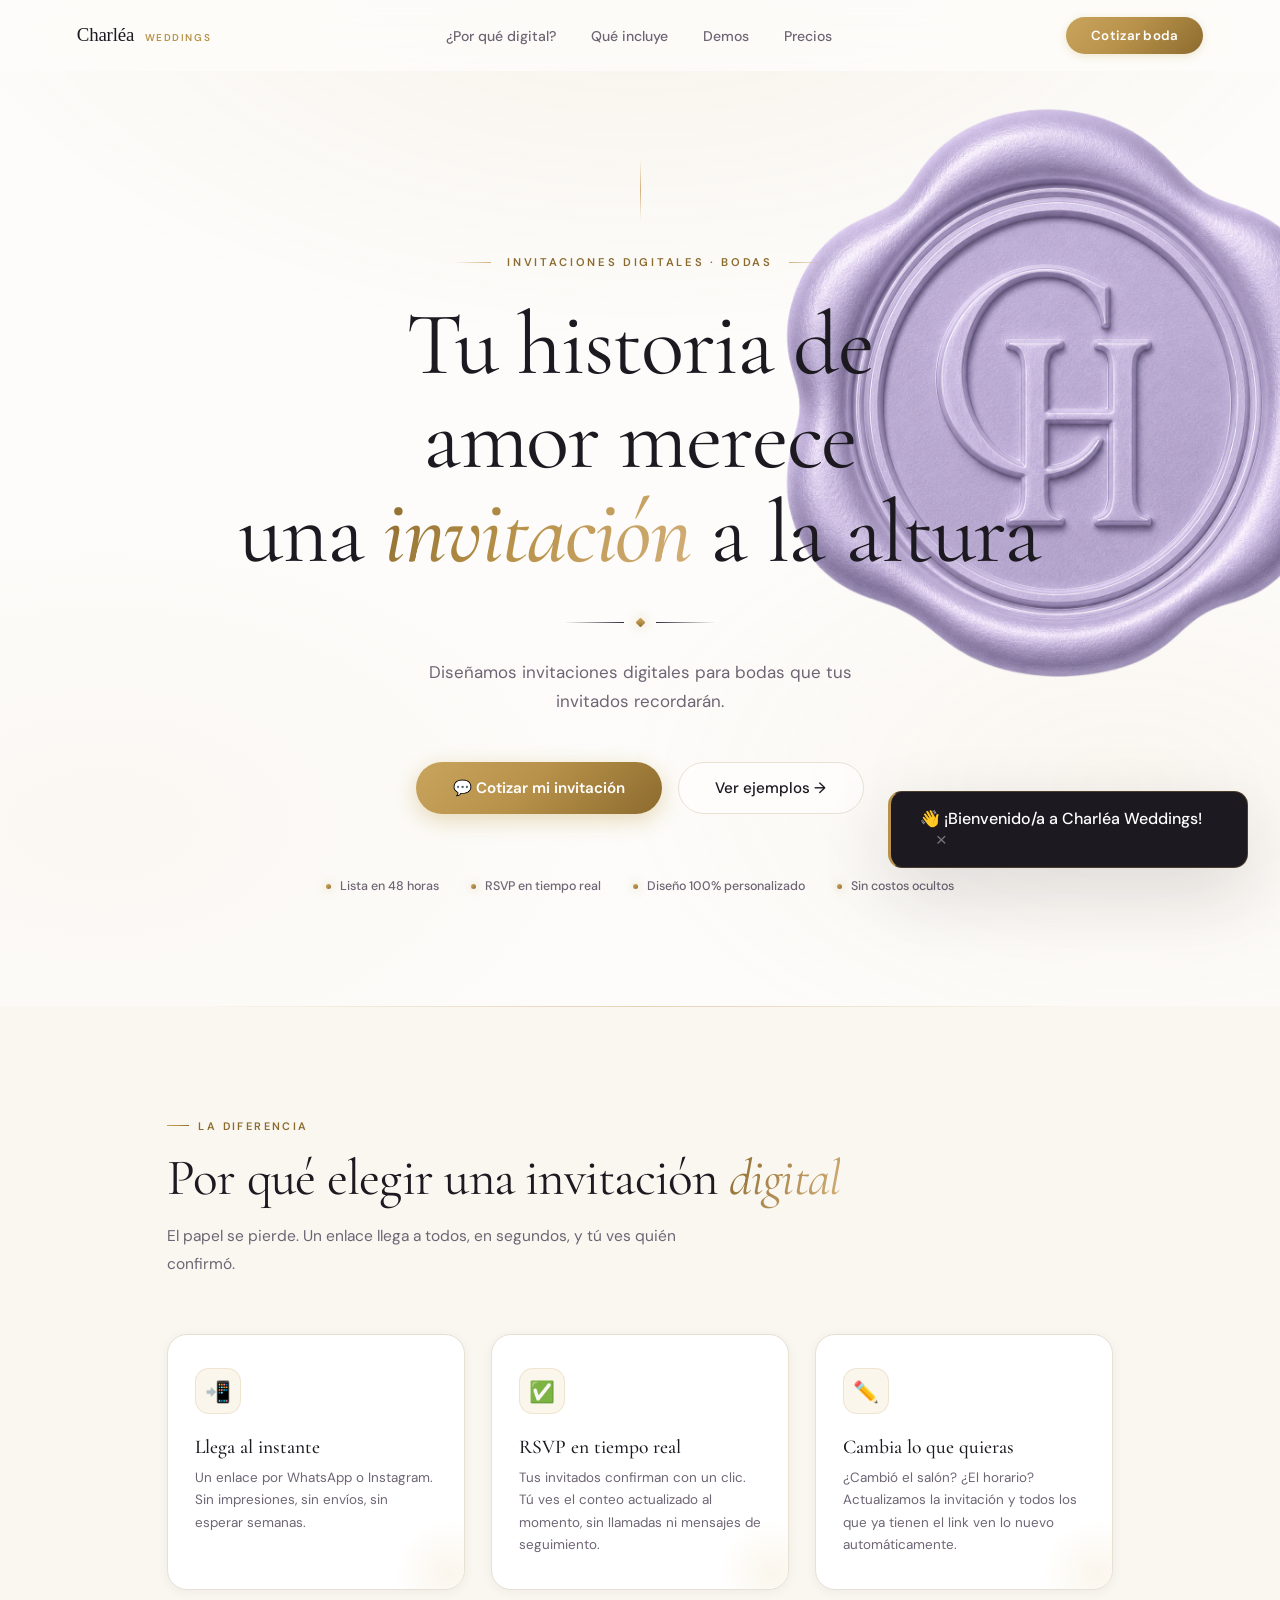
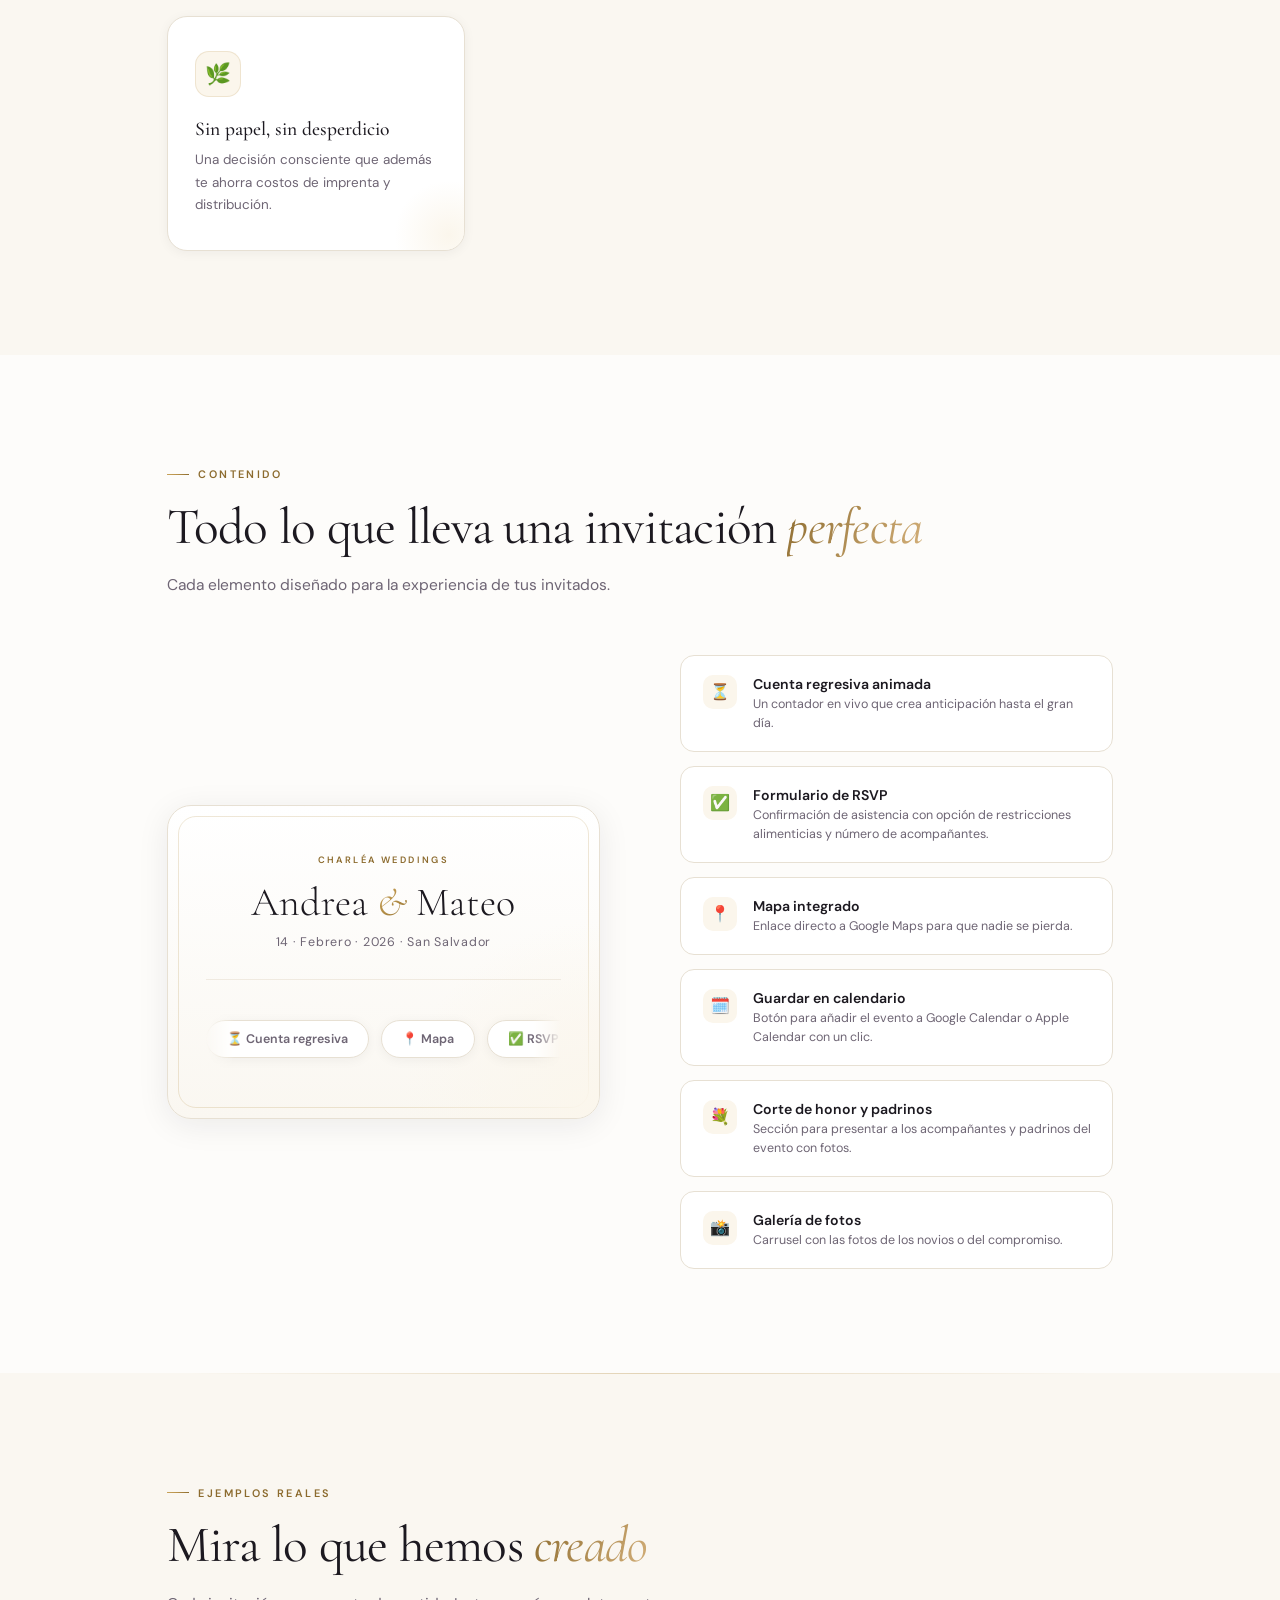
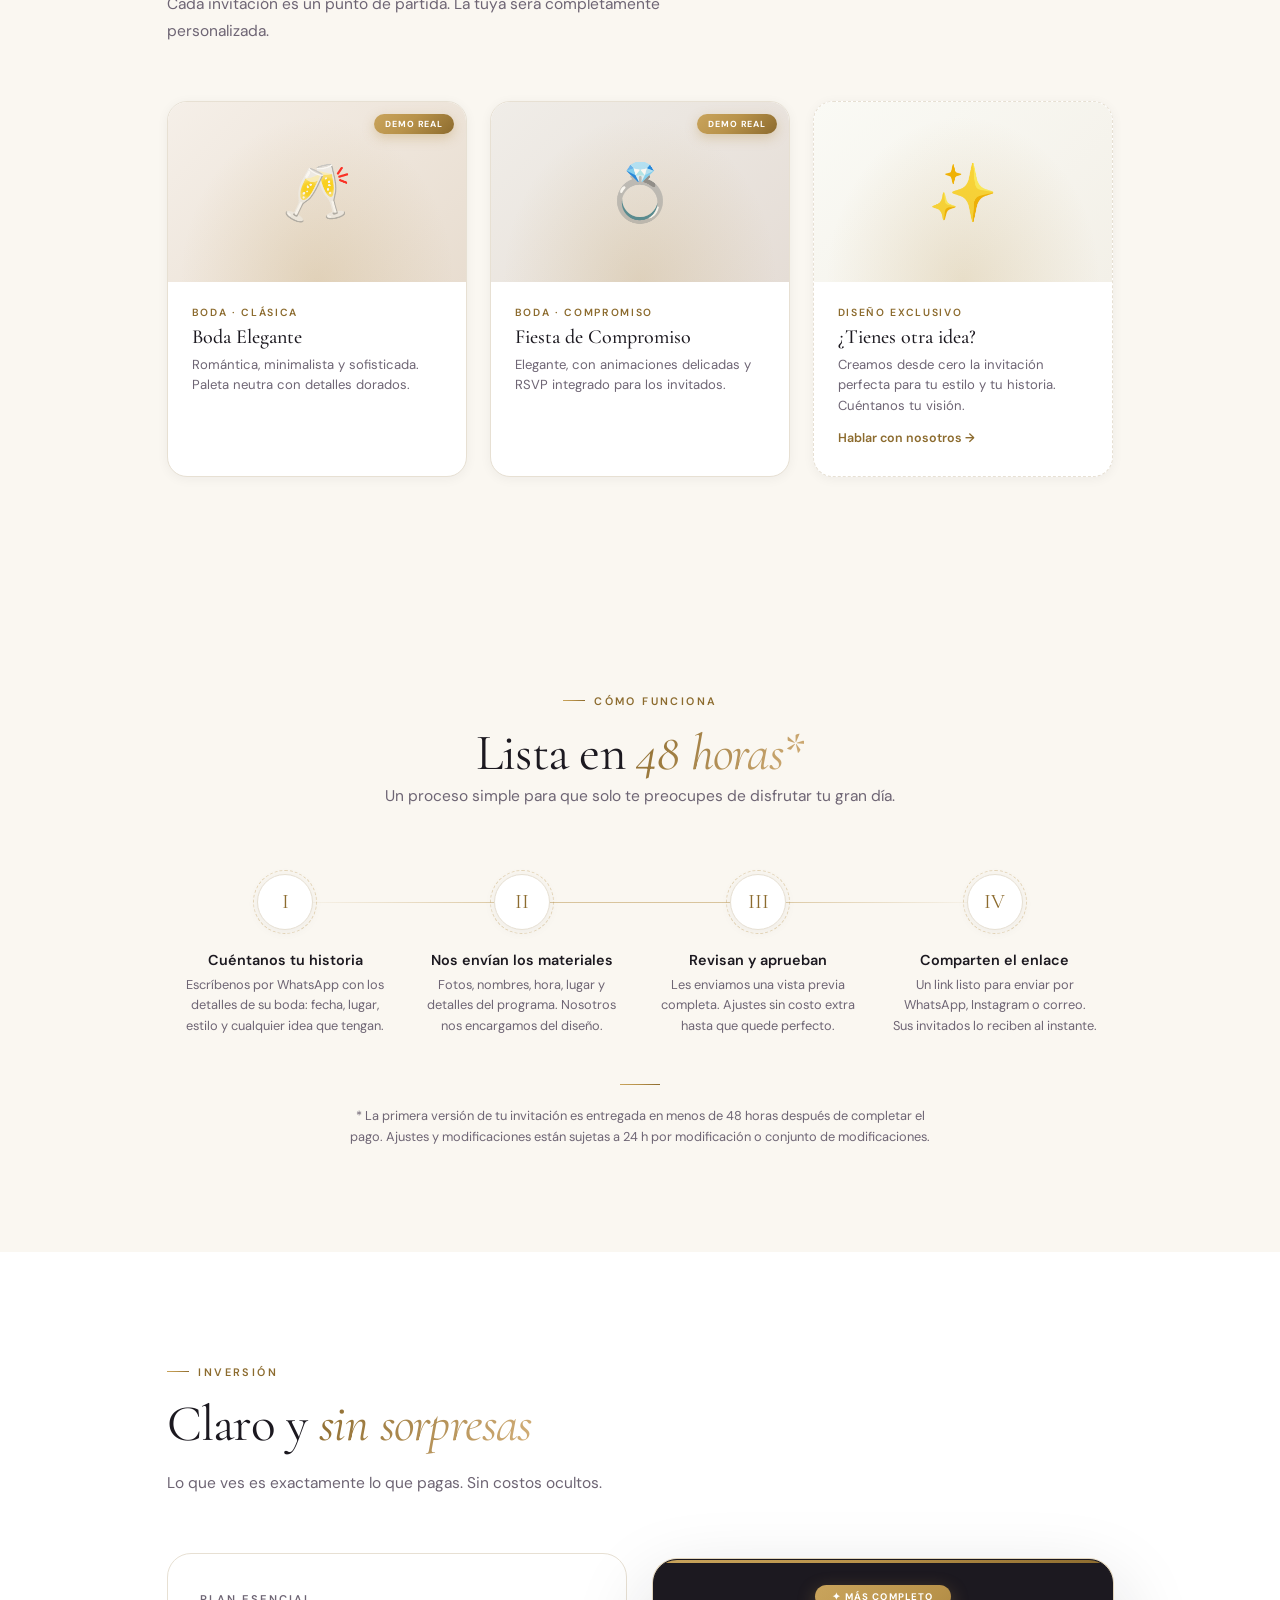
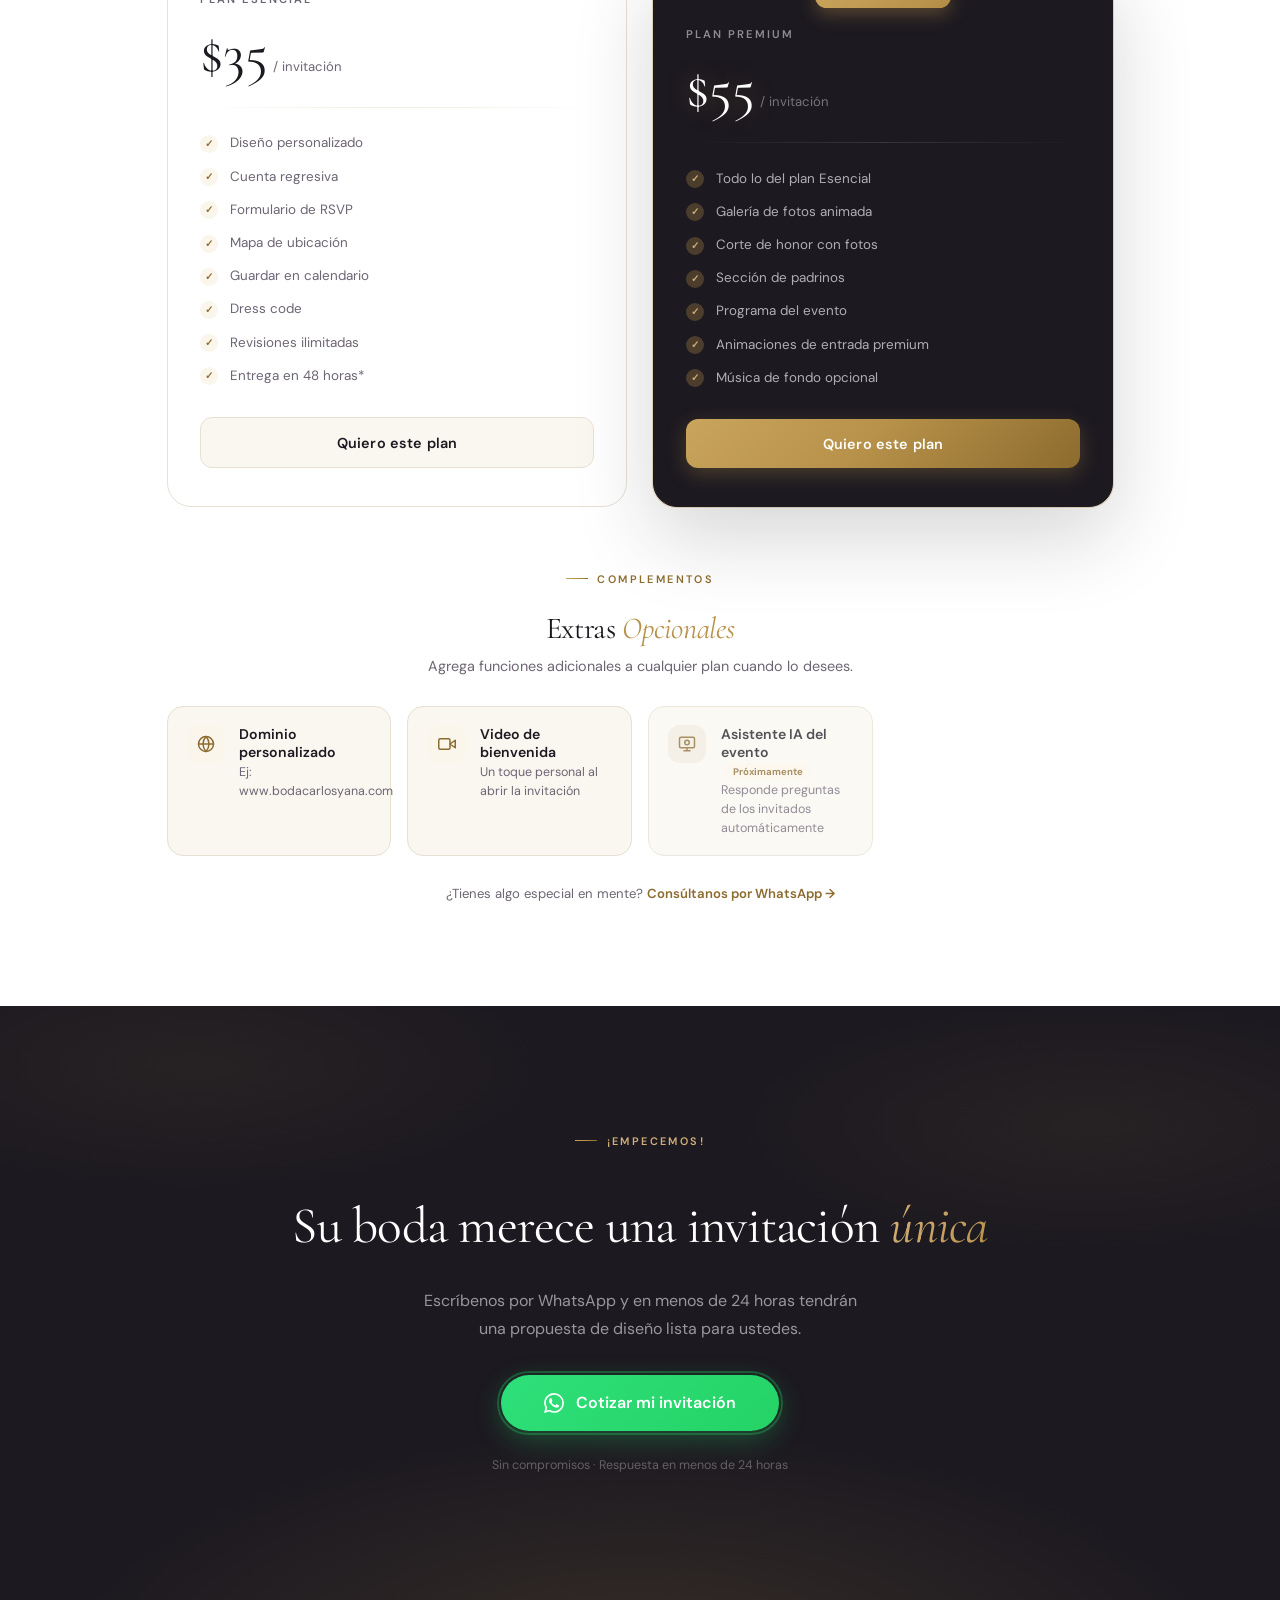
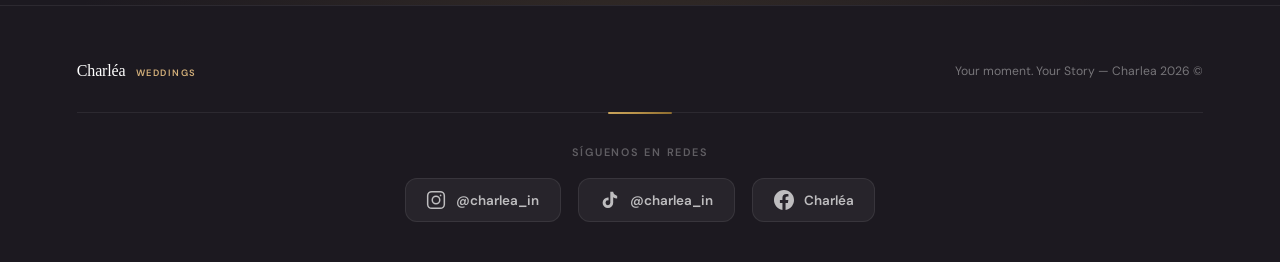
<file: Charleaweedings/index.html>
<!DOCTYPE html>
<html lang="es">
<head>
  <meta charset="UTF-8" />
  <meta name="viewport" content="width=device-width, initial-scale=1.0" />
  <title>Charléa Weddings — Invitaciones Digitales para Bodas</title>
  <meta name="description" content="Invitaciones digitales de boda elegantes y personalizadas. RSVP en tiempo real, countdown, mapa y más. Lista en 48 horas." />

  <link rel="icon" type="image/png" href="../logo-charlea.png">
  <link rel="apple-touch-icon" href="../logo-charlea.png">

  <link rel="preconnect" href="https://fonts.googleapis.com">
  <link rel="preconnect" href="https://fonts.gstatic.com" crossorigin>
  <link href="https://fonts.cdnfonts.com/css/amsterdam-2" rel="stylesheet">
  <link href="https://fonts.googleapis.com/css2?family=Cormorant+Garamond:ital,wght@0,300;0,400;0,500;0,600;1,300;1,400;1,500;1,600&family=DM+Sans:wght@300;400;500;600&display=swap" rel="stylesheet" />

  <style>
    *, *::before, *::after { box-sizing: border-box; margin: 0; padding: 0; }

    :root {
      --bg:        #FDFCFA;
      --bg-soft:   #FAF7F1;
      --bg-warm:   #F1EBE0;
      --border:    #E7E0D3;
      --border-lt: #F0EAE0;
      --champ:     #B8924A;
      --champ-lt:  #FBF6EC;
      --champ-md:  #D4B07A;
      --champ-dk:  #8C6B2E;
      --ink:       #1C1920;
      --ink2:      #6E6574;
      --ink-soft:  #332E3D;
      --white:     #FFFFFF;
      --radius:    16px;
      --shadow-sm: 0 2px 12px rgba(28,25,32,0.05);
      --shadow:    0 6px 32px rgba(28,25,32,0.08);
      --shadow-lg: 0 24px 72px rgba(28,25,32,0.14);
      --gold-grad: linear-gradient(135deg, #C9A45C 0%, var(--champ) 45%, var(--champ-dk) 100%);
      --tr:        all 0.28s cubic-bezier(0.4,0,0.2,1);
    }

    html { scroll-behavior: smooth; }
    section[id], div[id] { scroll-margin-top: 88px; }
    body {
      font-family: 'DM Sans', sans-serif;
      background: var(--bg);
      color: var(--ink);
      overflow-x: hidden;
    }

    ::-webkit-scrollbar { width: 6px; }
    ::-webkit-scrollbar-track { background: var(--bg-soft); }
    ::-webkit-scrollbar-thumb { background: var(--champ-md); border-radius: 999px; }
    ::selection { background: var(--champ); color: var(--white); }

    /* ── NAV ── */
    nav {
      position: fixed; top: 0; left: 0; right: 0; z-index: 1000;
      display: flex; align-items: center; justify-content: space-between;
      padding: 1.05rem 6%;
      background: rgba(253,252,250,0.9);
      backdrop-filter: blur(22px) saturate(170%);
      -webkit-backdrop-filter: blur(22px) saturate(170%);
      border-bottom: 1px solid transparent;
      transition: var(--tr);
    }
    nav.scrolled {
      border-bottom-color: var(--border);
      box-shadow: 0 8px 32px rgba(28,25,32,0.05);
    }

    .nav-logo {
      font-family: 'Amsterdam', cursive;
      font-size: 1.18rem; font-weight: 400;
      color: var(--ink); text-decoration: none; letter-spacing: -.01em;
      display: flex; align-items: baseline; gap: .2rem;
      transition: var(--tr);
    }
    .nav-logo:hover { color: var(--champ); }
    .nav-logo-sub {
      font-family: 'DM Sans', sans-serif;
      font-size: .62rem; font-weight: 600; letter-spacing: .16em;
      text-transform: uppercase; color: var(--champ);
      margin-left: .45rem; vertical-align: middle;
      position: relative; top: -.05em;
    }

    .nav-links { display: flex; gap: 2.2rem; list-style: none; align-items: center; }
    .nav-links a {
      color: var(--ink2); text-decoration: none; font-size: .88rem;
      font-weight: 500; transition: var(--tr); position: relative;
    }
    .nav-links a::after {
      content: ''; position: absolute; bottom: -4px; left: 0;
      width: 0; height: 1.5px; background: var(--gold-grad); transition: var(--tr);
    }
    .nav-links a:hover { color: var(--champ-dk); }
    .nav-links a:hover::after { width: 100%; }

    .nav-cta {
      background: var(--gold-grad); color: var(--white);
      font-weight: 600; font-size: .83rem;
      padding: .62rem 1.55rem; border-radius: 999px;
      text-decoration: none; letter-spacing: .02em;
      border: none; cursor: pointer;
      box-shadow: 0 2px 10px rgba(184,146,42,.22);
      transition: var(--tr);
    }
    .nav-cta:hover {
      background: linear-gradient(135deg, var(--champ) 0%, var(--champ-dk) 100%);
      transform: translateY(-2px);
      box-shadow: 0 8px 24px rgba(184,146,42,.4);
    }

    /* ── HAMBURGER ── */
    .hamburger {
      display: none; flex-direction: column; gap: 5px;
      background: none; border: none; cursor: pointer; padding: 4px; z-index: 1001;
    }
    .hamburger span {
      display: block; width: 24px; height: 2px;
      background: var(--ink); border-radius: 999px; transition: var(--tr);
      transform-origin: center;
    }
    .hamburger.active span:nth-child(1) { transform: rotate(45deg) translate(5px,5px); }
    .hamburger.active span:nth-child(2) { opacity: 0; transform: scaleX(0); }
    .hamburger.active span:nth-child(3) { transform: rotate(-45deg) translate(5px,-5px); }

    .mobile-menu {
      display: none; position: fixed; top: 0; right: -100%;
      width: 78%; max-width: 300px; height: 100vh;
      background: var(--white); padding: 5.5rem 2rem 2rem;
      box-shadow: -12px 0 48px rgba(28,25,32,0.12);
      transition: right 0.4s cubic-bezier(0.4,0,0.2,1);
      z-index: 999; overflow-y: auto;
    }
    .mobile-menu::before {
      content: ''; position: absolute; top: 0; left: 0; right: 0; height: 3px;
      background: var(--gold-grad);
    }
    .mobile-menu.open { right: 0; }
    .mobile-menu a {
      display: block; padding: 1rem 0; color: var(--ink);
      text-decoration: none; font-weight: 500; font-size: 1.05rem;
      border-bottom: 1px solid var(--border-lt); transition: var(--tr);
    }
    .mobile-menu a:hover { color: var(--champ-dk); padding-left: 8px; }
    .mobile-menu .nav-cta { display: inline-block; margin-top: 1.5rem; }

    .overlay {
      display: none; position: fixed; inset: 0;
      background: rgba(28,25,32,0.38);
      backdrop-filter: blur(4px); -webkit-backdrop-filter: blur(4px);
      z-index: 998; opacity: 0; transition: opacity 0.3s;
    }
    .overlay.show { display: block; opacity: 1; }

    /* ── HERO ── */
    #hero {
      min-height: 100vh;
      display: flex; flex-direction: column; align-items: center; justify-content: center;
      text-align: center;
      padding: 10rem 6% 7rem;
      position: relative; overflow: hidden;
      isolation: isolate;
      background:
        radial-gradient(ellipse 90% 65% at 50% -8%, rgba(184,146,74,.09), transparent 65%),
        radial-gradient(ellipse 60% 45% at 88% 78%, rgba(212,176,122,.07), transparent 70%),
        radial-gradient(ellipse 60% 45% at 8% 82%, rgba(212,176,122,.06), transparent 70%);
    }

    /* Sello de cera — marca de agua, detrás de las letras */
    .hero-seal {
      position: absolute;
      top: 10%;
      right: -5%;
      width: 45vw;
      max-width: 650px;
      height: auto;
      z-index: 1;
      pointer-events: none;
      user-select: none;
      opacity: 0.4;
    }

    /* El texto del hero siempre por encima del sello */
    .hero-ornament, .hero-eyebrow, #hero h1, .hero-divider, .hero-sub, .hero-btns, .hero-trust {
      position: relative;
      z-index: 2;
    }

    /* Pétalos flotantes decorativos */
    .hero-petals { position: absolute; inset: 0; pointer-events: none; overflow: hidden; }
    .petal {
      position: absolute; top: -6%;
      width: 9px; height: 16px;
      border-radius: 60% 40% 60% 40% / 80% 60% 70% 50%;
      background: linear-gradient(160deg, rgba(212,176,122,.85), rgba(184,146,74,.3));
      opacity: 0;
      animation: petalFall 20s linear infinite;
    }
    @keyframes petalFall {
      0%   { transform: translate3d(0,-6vh,0) rotate(0deg); opacity: 0; }
      6%   { opacity: .75; }
      55%  { transform: translate3d(34px,52vh,0) rotate(170deg); opacity: .65; }
      100% { transform: translate3d(-46px,112vh,0) rotate(340deg); opacity: .15; }
    }
    .petal:nth-child(1) { left: 6%;  animation-delay: 0s;   animation-duration: 21s; }
    .petal:nth-child(2) { left: 18%; animation-delay: 5s;   animation-duration: 26s; width: 7px; height: 12px; }
    .petal:nth-child(3) { left: 31%; animation-delay: 9s;   animation-duration: 19s; }
    .petal:nth-child(4) { left: 46%; animation-delay: 2s;   animation-duration: 24s; width: 8px; height: 14px; }
    .petal:nth-child(5) { left: 60%; animation-delay: 12s;  animation-duration: 22s; }
    .petal:nth-child(6) { left: 74%; animation-delay: 4s;   animation-duration: 27s; width: 7px; height: 12px; }
    .petal:nth-child(7) { left: 86%; animation-delay: 8s;   animation-duration: 20s; }
    .petal:nth-child(8) { left: 94%; animation-delay: 14s;  animation-duration: 25s; width: 8px; height: 14px; }

    .hero-ornament {
      width: 1px; height: 60px;
      background: linear-gradient(to bottom, transparent, var(--champ-md), transparent);
      margin: 0 auto 2.2rem;
      opacity: .7;
    }

    .hero-eyebrow {
      font-size: .7rem; font-weight: 600; letter-spacing: .24em;
      color: var(--champ-dk); text-transform: uppercase; margin-bottom: 1.8rem;
      display: flex; align-items: center; justify-content: center; gap: 1rem;
    }
    .hero-eyebrow::before, .hero-eyebrow::after {
      content: ''; display: block; width: 36px; height: 1px;
      background: linear-gradient(90deg, transparent, var(--champ-md));
    }
    .hero-eyebrow::after { background: linear-gradient(90deg, var(--champ-md), transparent); }

    h1 {
      font-family: 'Cormorant Garamond', serif;
      font-size: clamp(3rem, 7vw, 6rem);
      font-weight: 400; line-height: 1.05; letter-spacing: -.015em;
      color: var(--ink); max-width: 840px; margin: 0 auto .4rem;
      text-wrap: balance;
    }
    h1 em {
      font-style: italic; font-weight: 500;
      background: linear-gradient(120deg, var(--champ-dk), var(--champ) 45%, var(--champ-md));
      -webkit-background-clip: text; background-clip: text;
      -webkit-text-fill-color: transparent; color: transparent;
    }

    .hero-divider {
      display: flex; align-items: center; gap: .8rem;
      margin: 2rem auto; width: fit-content;
    }
    .hero-divider-line { width: 60px; height: 1px; background: linear-gradient(90deg, transparent, var(--ink-soft)); }
    .hero-divider-line:last-child { background: linear-gradient(90deg, var(--ink-soft), transparent); }
    .hero-divider-diamond {
      width: 7px; height: 7px;
      background: var(--gold-grad); transform: rotate(45deg);
      border-radius: 1px; box-shadow: 0 0 12px rgba(184,146,74,.45);
    }

    .hero-sub {
      color: var(--ink2); font-size: 1.06rem; line-height: 1.75;
      max-width: 500px; margin: 0 auto 2.8rem;
    }

    .hero-btns { display: flex; gap: 1rem; flex-wrap: wrap; justify-content: center; }

    .btn-primary {
      background: var(--gold-grad); color: var(--white);
      font-weight: 600; padding: .95rem 2.3rem; border-radius: 999px;
      text-decoration: none; font-size: .95rem;
      transition: var(--tr); cursor: pointer;
      box-shadow: 0 6px 22px rgba(184,146,42,.32);
      border: none; display: inline-flex; align-items: center; gap: .5rem;
      position: relative; overflow: hidden;
    }
    .btn-primary::after {
      content: ''; position: absolute; top: 0; left: -80%;
      width: 45%; height: 100%;
      background: linear-gradient(105deg, transparent, rgba(255,255,255,.4), transparent);
      transform: skewX(-20deg);
      transition: left 0.65s ease;
    }
    .btn-primary:hover { transform: translateY(-3px); box-shadow: 0 12px 34px rgba(184,146,42,.45); }
    .btn-primary:hover::after { left: 140%; }
    .btn-primary:active { transform: translateY(-1px) scale(.98); }

    .btn-ghost {
      border: 1.5px solid var(--border); color: var(--ink);
      padding: .95rem 2.3rem; border-radius: 999px;
      text-decoration: none; font-size: .95rem; font-weight: 500;
      background: rgba(255,255,255,.5); transition: var(--tr); cursor: pointer;
      display: inline-flex; align-items: center; gap: .5rem;
      backdrop-filter: blur(4px);
    }
    .btn-ghost:hover {
      border-color: var(--champ); color: var(--champ-dk);
      background: var(--champ-lt); transform: translateY(-3px);
      box-shadow: 0 8px 24px rgba(184,146,74,.12);
    }

    .hero-trust {
      margin-top: 4rem;
      display: flex; align-items: center; justify-content: center; gap: 2rem;
      flex-wrap: wrap;
    }
    .trust-item {
      display: flex; align-items: center; gap: .55rem;
      font-size: .78rem; color: var(--ink2); font-weight: 500;
    }
    .trust-dot {
      width: 5px; height: 5px; border-radius: 50%;
      background: var(--gold-grad); flex-shrink: 0;
      box-shadow: 0 0 8px rgba(184,146,74,.5);
    }

    /* Entrada del hero */
    #hero .hero-ornament { animation: fadeUp .8s .1s both; }
    #hero .hero-eyebrow  { animation: fadeUp .8s .2s both; }
    #hero h1             { animation: fadeUp .9s .32s both; }
    #hero .hero-seal     { animation: fadeUp .9s .32s both; }
    #hero .hero-divider  { animation: fadeUp .8s .48s both; }
    #hero .hero-sub      { animation: fadeUp .8s .6s both; }
    #hero .hero-btns     { animation: fadeUp .8s .74s both; }
    #hero .hero-trust    { animation: fadeUp .8s .9s both; }
    @keyframes fadeUp {
      from { opacity: 0; transform: translateY(26px); }
      to   { opacity: 1; transform: translateY(0); }
    }

    /* ── SECTION COMMONS ── */
    .section-wrap { max-width: 1100px; margin: 0 auto; padding: 6.5rem 6%; }
    .section-head { margin-bottom: 3.5rem; }
    .section-eyebrow {
      display: inline-flex; align-items: center; gap: .6rem;
      font-size: .68rem; font-weight: 600; letter-spacing: .22em;
      color: var(--champ-dk); text-transform: uppercase; margin-bottom: 1.1rem;
    }
    .section-eyebrow::before {
      content: ''; display: block; width: 22px; height: 1px; background: var(--gold-grad);
    }
    h2 {
      font-family: 'Cormorant Garamond', serif;
      font-size: clamp(2.1rem, 4vw, 3.3rem);
      font-weight: 400; line-height: 1.12; letter-spacing: -.015em;
      color: var(--ink); text-wrap: balance;
    }
    h2 em {
      font-style: italic;
      background: linear-gradient(120deg, var(--champ-dk), var(--champ-md));
      -webkit-background-clip: text; background-clip: text;
      -webkit-text-fill-color: transparent; color: transparent;
    }
    .section-sub {
      color: var(--ink2); font-size: .97rem; line-height: 1.75;
      margin-top: 1rem; max-width: 520px;
    }

    /* ── POR QUÉ DIGITAL ── */
    #why { background: var(--bg-soft); position: relative; }
    #why::before {
      content: ''; position: absolute; top: 0; left: 50%; transform: translateX(-50%);
      width: min(90%, 900px); height: 1px;
      background: linear-gradient(90deg, transparent, rgba(184,146,74,.35), transparent);
    }
    .why-grid {
      display: grid; grid-template-columns: repeat(auto-fit, minmax(220px, 1fr));
      gap: 1.6rem; margin-top: 3.5rem;
    }
    .why-card {
      background: var(--white); border: 1px solid var(--border);
      border-radius: 20px; padding: 2.1rem 1.7rem;
      transition: var(--tr); position: relative;
      overflow: hidden;
      box-shadow: var(--shadow-sm);
    }
    .why-card::before {
      content: ''; position: absolute; top: 0; left: 0; right: 0; height: 2px;
      background: var(--gold-grad);
      opacity: 0; transition: var(--tr);
    }
    .why-card::after {
      content: ''; position: absolute; bottom: -40px; right: -40px;
      width: 110px; height: 110px; border-radius: 50%;
      background: radial-gradient(circle, var(--champ-lt), transparent 70%);
      transition: var(--tr); pointer-events: none;
    }
    .why-card:hover {
      transform: translateY(-6px); box-shadow: var(--shadow);
      border-color: rgba(184,146,74,.4);
    }
    .why-card:hover::before { opacity: 1; }
    .why-card:hover::after { transform: scale(1.5); }
    .why-icon {
      width: 46px; height: 46px; border-radius: 14px;
      background: var(--champ-lt); border: 1px solid rgba(184,146,74,.18);
      display: flex; align-items: center; justify-content: center;
      margin-bottom: 1.3rem; font-size: 1.3rem;
      transition: var(--tr);
    }
    .why-card:hover .why-icon { background: var(--champ-lt); transform: scale(1.08) rotate(-4deg); }
    .why-title { font-family: 'Cormorant Garamond', serif; font-size: 1.22rem; font-weight: 500; color: var(--ink); margin-bottom: .5rem; }
    .why-desc { font-size: .84rem; color: var(--ink2); line-height: 1.65; }

    /* ── QUÉ INCLUYE ── */
    .includes-layout {
      display: grid; grid-template-columns: 1fr 1fr;
      gap: 5rem; align-items: center; margin-top: 3.5rem;
    }
    .includes-visual {
      background: linear-gradient(180deg, var(--white), var(--bg-soft));
      border: 1px solid var(--border);
      border-radius: 24px;
      padding: 3rem 2.4rem;
      position: relative; overflow: hidden;
      box-shadow: var(--shadow);
    }
    .includes-visual::before {
      content: ''; position: absolute; inset: 10px;
      border: 1px solid rgba(184,146,74,.22); border-radius: 18px;
      pointer-events: none;
    }
    .includes-visual::after {
      content: '';
      position: absolute; bottom: 0; right: 0;
      width: 200px; height: 200px;
      background: radial-gradient(circle at bottom right, var(--champ-lt), transparent 70%);
      pointer-events: none;
    }
    .invite-preview-header {
      text-align: center; padding-bottom: 1.8rem;
      border-bottom: 1px solid var(--border-lt); margin-bottom: 1.8rem;
      position: relative; z-index: 1;
    }
    .invite-preview-eyebrow {
      font-size: .58rem; letter-spacing: .26em; text-transform: uppercase;
      color: var(--champ-dk); margin-bottom: .9rem; display: block; font-weight: 600;
    }
    .invite-preview-names {
      font-family: 'Cormorant Garamond', serif;
      font-size: 2.5rem; font-weight: 300; color: var(--ink);
      line-height: 1.1;
    }
    .invite-preview-names em { font-style: italic; background: var(--gold-grad); -webkit-background-clip: text; background-clip: text; -webkit-text-fill-color: transparent; }
    .invite-preview-date {
      font-size: .78rem; color: var(--ink2); margin-top: .6rem; letter-spacing: .06em;
    }
/* Ticker horizontal — loop infinito de funciones */
    .ticker-wrapper {
      width: 100%;
      overflow: hidden;
      position: relative;
      padding: 12px 0;
      margin-top: 1.4rem;
      z-index: 1;
      mask-image: linear-gradient(to right, transparent 0%, black 8%, black 92%, transparent 100%);
      -webkit-mask-image: linear-gradient(to right, transparent 0%, black 8%, black 92%, transparent 100%);
    }
    .ticker-track {
      display: flex;
      flex-direction: row;
      gap: 12px;
      width: max-content;
      animation: scrollLeft 14s linear infinite;
      will-change: transform;
    }
    .ticker-track:hover { animation-play-state: paused; }
    @keyframes scrollLeft {
      0%   { transform: translateX(0); }
      100% { transform: translateX(-50%); }
    }
    .ticker-btn {
      display: flex;
      align-items: center;
      gap: 8px;
      background: var(--white);
      border: 1.5px solid var(--border);
      border-radius: 999px;
      padding: 10px 20px;
      font-size: .78rem;
      font-weight: 600;
      color: var(--ink2);
      white-space: nowrap;
      cursor: pointer;
      box-shadow: var(--shadow-sm);
      transition: background .25s, border-color .25s, color .25s, box-shadow .25s;
      font-family: inherit;
      outline: none;
    }
    .ticker-btn:hover {
      background: var(--champ-lt);
      border-color: var(--champ);
      color: var(--champ-dk);
      box-shadow: 0 2px 10px rgba(184,146,74,.22);
    }

    .includes-list { display: flex; flex-direction: column; gap: .9rem; }
    .includes-item {
      display: flex; align-items: flex-start; gap: 1rem;
      padding: 1.15rem 1.35rem; border-radius: 14px;
      border: 1px solid var(--border); background: var(--white);
      transition: var(--tr); position: relative; overflow: hidden;
    }
    .includes-item::before {
      content: ''; position: absolute; left: 0; top: 0; bottom: 0; width: 3px;
      background: var(--gold-grad); transform: scaleY(0); transform-origin: bottom;
      transition: var(--tr);
    }
    .includes-item:hover { border-color: rgba(184,146,74,.4); box-shadow: var(--shadow-sm); }
    .includes-item:hover::before { transform: scaleY(1); }
    .inc-icon {
      width: 34px; height: 34px; border-radius: 10px;
      background: var(--champ-lt); color: var(--champ-dk);
      display: flex; align-items: center; justify-content: center;
      font-size: 1rem; flex-shrink: 0;
      transition: var(--tr);
    }
    .includes-item:hover .inc-icon { background: var(--gold-grad); color: var(--white); transform: scale(1.1); }
    .inc-title { font-weight: 600; font-size: .88rem; color: var(--ink); }
    .inc-desc { font-size: .78rem; color: var(--ink2); margin-top: .15rem; line-height: 1.5; }

    /* ── DEMOS ── */
    #demos { background: var(--bg-soft); position: relative; }
    #demos::before {
      content: ''; position: absolute; top: 0; left: 50%; transform: translateX(-50%);
      width: min(90%, 900px); height: 1px;
      background: linear-gradient(90deg, transparent, rgba(184,146,74,.35), transparent);
    }
    .demos-grid {
      display: grid; grid-template-columns: repeat(auto-fill, minmax(280px, 1fr));
      gap: 1.4rem; margin-top: 3.5rem;
    }
    .demo-card {
      background: var(--white); border: 1px solid var(--border);
      border-radius: 20px; overflow: hidden; transition: var(--tr);
      text-decoration: none; color: inherit;
      display: flex; flex-direction: column;
      position: relative;
      box-shadow: var(--shadow-sm);
    }
    .demo-card:hover {
      transform: translateY(-7px); box-shadow: var(--shadow-lg);
      border-color: rgba(184,146,74,.45);
    }
    .demo-card-thumb {
      height: 180px; display: flex; align-items: center; justify-content: center;
      font-size: 3.5rem; transition: var(--tr); position: relative;
      overflow: hidden;
    }
    .demo-card-thumb::after {
      content: ''; position: absolute; inset: 0;
      background: radial-gradient(ellipse at 50% 100%, rgba(184,146,74,.22), transparent 65%);
      pointer-events: none;
    }
    .demo-card:hover .demo-card-thumb { transform: scale(1.03); }
    .demo-card:hover .demo-card-thumb::after { opacity: 0; }
    .demo-badge {
      position: absolute; top: 12px; right: 12px; z-index: 2;
      font-size: .55rem; font-weight: 700; letter-spacing: .1em; text-transform: uppercase;
      padding: .25rem .7rem; border-radius: 999px;
      background: var(--gold-grad); color: var(--white);
      box-shadow: 0 4px 12px rgba(184,146,74,.35);
    }
    .demo-card-body { padding: 1.5rem 1.5rem 1.8rem; flex: 1; }
    .demo-card-tag {
      font-size: .65rem; font-weight: 600; letter-spacing: .16em;
      color: var(--champ-dk); text-transform: uppercase; margin-bottom: .4rem;
    }
    .demo-card-title {
      font-family: 'Cormorant Garamond', serif;
      font-size: 1.25rem; font-weight: 500; color: var(--ink); margin-bottom: .35rem;
    }
    .demo-card-desc { font-size: .82rem; color: var(--ink2); line-height: 1.55; }
    .demo-card-link {
      display: inline-flex; align-items: center; gap: .35rem;
      font-size: .78rem; font-weight: 600; color: var(--champ-dk);
      margin-top: .9rem; opacity: 0; transform: translateX(-6px); transition: var(--tr);
    }
    .demo-card:hover .demo-card-link { opacity: 1; transform: translateX(0); }
    .demo-card:hover .demo-card-link { color: var(--champ); }

    /* ── PROCESO ── */
    #process { position: relative; }
    .process-steps {
      display: grid; grid-template-columns: repeat(4, 1fr);
      gap: 0; margin-top: 4rem; position: relative;
    }
    .process-steps::before {
      content: '';
      position: absolute; top: 28px; left: calc(100% / 8); right: calc(100% / 8);
      height: 1px;
      background: linear-gradient(90deg, transparent, rgba(184,146,74,.5), rgba(184,146,74,.5), transparent);
      z-index: 0;
    }
    .process-step { text-align: center; padding: 0 1rem; position: relative; z-index: 1; }
    .step-num-circle {
      width: 56px; height: 56px; border-radius: 50%;
      background: var(--white); border: 1.5px solid var(--border);
      display: flex; align-items: center; justify-content: center;
      margin: 0 auto 1.3rem;
      font-family: 'Cormorant Garamond', serif;
      font-size: 1.3rem; font-weight: 400; color: var(--champ-dk);
      transition: var(--tr); position: relative;
      box-shadow: var(--shadow-sm);
    }
    .step-num-circle::after {
      content: ''; position: absolute; inset: -5px; border-radius: 50%;
      border: 1px dashed rgba(184,146,74,.35);
      transition: var(--tr);
    }
    .process-step:hover .step-num-circle {
      background: var(--gold-grad); color: var(--white); border-color: transparent;
      transform: scale(1.1); box-shadow: 0 10px 28px rgba(184,146,74,.35);
    }
    .process-step:hover .step-num-circle::after { border-color: rgba(184,146,74,.6); transform: rotate(45deg); }
    .step-title { font-weight: 600; font-size: .9rem; color: var(--ink); margin-bottom: .4rem; }
    .step-desc { font-size: .8rem; color: var(--ink2); line-height: 1.6; }

    .process-note {
      margin: 3rem auto 0;
      text-align: center;
      font-size: .8rem;
      color: var(--ink2);
      line-height: 1.7;
      max-width: 580px;
    }
    .process-note::before {
      content: '';
      display: block; width: 40px; height: 1px;
      background: var(--gold-grad);
      margin: 0 auto 1.2rem;
    }

    #process { background: var(--bg-soft); }

    /* ── PRICING ── */
    #pricing { background: var(--white); }
    .pricing-two {
      display: grid; grid-template-columns: 1fr 1fr;
      gap: 1.6rem; margin-top: 3.5rem; align-items: end;
    }
    .price-card {
      background: var(--white); border: 1.5px solid var(--border);
      border-radius: 24px; padding: 2.4rem 2rem;
      display: flex; flex-direction: column; transition: var(--tr);
      position: relative; overflow: hidden;
    }
    .price-card:hover { transform: translateY(-6px); box-shadow: var(--shadow-lg); }
    .price-card.featured {
      background: transparent; border: none;
      padding: 0; overflow: visible;
    }
    .price-card.featured .price-card-inner {
      background: var(--ink); border: 1.5px solid var(--ink);
      border-radius: 24px; overflow: hidden;
      padding: 1.6rem 2rem 2.4rem;
      display: flex; flex-direction: column;
      position: relative;
      box-shadow: 0 0 0 1px rgba(184,146,74,.35), 0 30px 80px rgba(28,25,32,.18);
    }
    .price-card.featured .price-card-inner::before {
      content: ''; position: absolute; top: 0; left: 0; right: 0; height: 3px;
      background: var(--gold-grad);
    }
    .featured-badge {
      display: inline-flex; align-items: center; justify-content: center;
      margin: 0 auto 1.2rem;
      background: var(--gold-grad);
      background-size: 200%; animation: goldShimmer 3s linear infinite;
      color: var(--white); font-size: .6rem; font-weight: 700;
      letter-spacing: .12em; text-transform: uppercase;
      padding: .3rem 1.1rem; border-radius: 999px; white-space: nowrap;
      box-shadow: 0 6px 18px rgba(184,146,74,.4);
    }
    @keyframes goldShimmer { 0%{background-position:0%} 100%{background-position:200%} }
    .price-tier {
      font-size: .7rem; font-weight: 600; letter-spacing: .18em;
      text-transform: uppercase; color: var(--ink2); margin-bottom: 1.2rem;
    }
    .price-card.featured .price-tier { color: rgba(255,255,255,.5); }
    .price-amount { display: flex; align-items: baseline; gap: .3rem; margin-bottom: 1.6rem; }
    .price-num {
      font-family: 'Cormorant Garamond', serif;
      font-size: 3.5rem; font-weight: 400; line-height: 1; color: var(--ink);
    }
    .price-card.featured .price-num {
      color: var(--white);
      text-shadow: 0 0 24px rgba(184,146,74,.35);
    }
    .price-per { font-size: .82rem; color: var(--ink2); font-weight: 400; }
    .price-card.featured .price-per { color: rgba(255,255,255,.4); }
    .price-divider { height: 1px; background: linear-gradient(90deg, transparent, var(--bg-warm), transparent); margin-bottom: 1.6rem; }
    .price-card.featured .price-divider { background: linear-gradient(90deg, transparent, rgba(255,255,255,.12), transparent); }
    .price-features { list-style: none; display: flex; flex-direction: column; gap: .85rem; flex: 1; }
    .price-features li {
      display: flex; align-items: flex-start; gap: .75rem;
      font-size: .84rem; color: var(--ink2); line-height: 1.45;
    }
    .price-card.featured .price-features li { color: rgba(255,255,255,.65); }
    .feat-check {
      width: 18px; height: 18px; border-radius: 50%; flex-shrink: 0;
      background: var(--champ-lt); color: var(--champ-dk);
      display: flex; align-items: center; justify-content: center;
      font-size: .6rem; font-weight: 700; margin-top: .1rem;
    }
    .price-card.featured .feat-check { background: rgba(184,146,74,.3); color: var(--champ-md); }
    .price-btn {
      margin-top: 2rem; width: 100%; padding: .95rem;
      border-radius: 12px; font-weight: 600; font-size: .9rem;
      cursor: pointer; border: none; transition: var(--tr);
      font-family: 'DM Sans', sans-serif; letter-spacing: .01em;
    }
    .price-btn-default {
      background: var(--bg-soft); color: var(--ink); border: 1.5px solid var(--border);
    }
    .price-btn-default:hover {
      border-color: var(--champ); color: var(--champ-dk);
      background: var(--champ-lt); transform: translateY(-2px);
    }
    .price-btn-featured {
      background: var(--gold-grad); color: var(--white);
      box-shadow: 0 6px 20px rgba(184,146,74,.3);
    }
    .price-btn-featured:hover {
      background: linear-gradient(135deg, var(--champ) 0%, var(--champ-dk) 100%);
      box-shadow: 0 10px 32px rgba(184,146,74,.45);
      transform: translateY(-2px);
    }

    /* ── EXTRAS OPCIONALES ── */
    .extras-item {
      display: flex; align-items: flex-start; gap: .9rem;
      background: var(--bg-soft); border: 1px solid var(--border);
      border-radius: 16px; padding: 1.1rem 1.2rem;
      transition: var(--tr);
    }
    .extras-item:hover {
      transform: translateY(-3px); box-shadow: var(--shadow);
      border-color: rgba(184,146,74,.4);
    }
    .extras-icon {
      width: 38px; height: 38px; border-radius: 12px; flex-shrink: 0;
      background: var(--champ-lt); color: var(--champ-dk);
      display: flex; align-items: center; justify-content: center;
      transition: var(--tr);
    }
    .extras-item:hover .extras-icon { background: var(--gold-grad); color: var(--white); }
    .extras-title { font-weight: 600; font-size: .88rem; color: var(--ink); }
    .extras-desc { font-size: .78rem; color: var(--ink2); margin-top: .15rem; line-height: 1.5; }

    /* ── CTA BANNER ── */
    #cta {
      background: var(--ink); padding: 8rem 6%;
      text-align: center; display: flex; flex-direction: column; align-items: center; gap: 2rem;
      position: relative; overflow: hidden;
    }
    #cta::before {
      content: ''; position: absolute; inset: 0;
      background:
        radial-gradient(ellipse 70% 60% at 50% 110%, rgba(184,146,74,.16), transparent 65%),
        radial-gradient(ellipse 40% 30% at 15% 10%, rgba(184,146,74,.07), transparent 70%),
        radial-gradient(ellipse 40% 30% at 85% 20%, rgba(184,146,74,.07), transparent 70%);
    }
    #cta .section-eyebrow { color: var(--champ-md); }
    #cta .section-eyebrow::before { background: var(--gold-grad); }
    #cta h2 { color: var(--white); }
    #cta h2 em {
      background: linear-gradient(120deg, var(--champ-md), var(--champ));
      -webkit-background-clip: text; background-clip: text;
      -webkit-text-fill-color: transparent; color: transparent;
    }
    #cta p { color: rgba(255,255,255,.55); font-size: 1rem; max-width: 460px; line-height: 1.75; position: relative; }
    .wa-btn {
      display: inline-flex; align-items: center; gap: .75rem;
      background: linear-gradient(135deg, #2EE07A, #25D366);
      color: var(--white); font-weight: 600;
      padding: 1.1rem 2.7rem; border-radius: 999px; text-decoration: none;
      font-size: 1rem; transition: var(--tr);
      box-shadow: 0 8px 28px rgba(37,211,102,.3);
      position: relative;
    }
    .wa-btn:hover { transform: translateY(-3px) scale(1.02); box-shadow: 0 14px 44px rgba(37,211,102,.42); }
    .wa-btn::after {
      content: ''; position: absolute; inset: -4px;
      border-radius: 999px; border: 2px solid rgba(37,211,102,.3);
      animation: pulseRing 2s ease-out infinite;
    }
    @keyframes pulseRing { 0%{transform:scale(1);opacity:1;} 100%{transform:scale(1.3);opacity:0;} }

    /* ── FOOTER ── */
    footer {
      background: var(--ink);
      border-top: 1px solid rgba(255,255,255,.07);
      padding: 3.5rem 6% 2.5rem;
      display: flex; flex-direction: column; align-items: center;
      gap: 2rem; text-align: center;
    }
    .footer-top {
      display: flex; align-items: center; justify-content: space-between;
      width: 100%; flex-wrap: wrap; gap: 1.5rem;
    }
    .footer-logo {
      font-family: 'Amsterdam', cursive;
      font-size: 1rem; font-weight: 400; color: var(--white); letter-spacing: -.01em;
    }
    .footer-logo-sub {
      font-family: 'DM Sans', sans-serif;
      font-size: .58rem; font-weight: 600; letter-spacing: .16em;
      text-transform: uppercase; color: var(--champ-md); margin-left: .4rem;
    }
    footer p { font-size: .76rem; color: rgba(255,255,255,.4); }
    .footer-social-section {
      width: 100%; border-top: 1px solid rgba(255,255,255,.07);
      padding-top: 2rem; display: flex; flex-direction: column; align-items: center; gap: 1.2rem;
      position: relative;
    }
    .footer-social-section::before {
      content: ''; position: absolute; top: -1px; left: 50%; transform: translateX(-50%);
      width: 64px; height: 2px; background: var(--gold-grad);
      border-radius: 2px;
    }
    .footer-social-label {
      font-size: .68rem; font-weight: 600; letter-spacing: .16em;
      text-transform: uppercase; color: rgba(255,255,255,.3);
    }
    .footer-socials { display: flex; gap: 1.1rem; flex-wrap: wrap; justify-content: center; }
    .social-icon-link {
      display: flex; align-items: center; gap: .6rem; text-decoration: none;
      background: rgba(255,255,255,.05); border: 1px solid rgba(255,255,255,.08);
      border-radius: 12px; padding: .7rem 1.3rem;
      transition: var(--tr); color: rgba(255,255,255,.7);
    }
    .social-icon-link:hover {
      background: rgba(255,255,255,.1); border-color: rgba(184,146,74,.45);
      color: var(--white); transform: translateY(-3px);
      box-shadow: 0 8px 24px rgba(0,0,0,.25);
    }
    .social-icon-link.social-ig:hover svg { stroke: url(#ig-gradient); }
    .social-icon-link.social-ig:hover {
      border-color: #E1306C;
      box-shadow: 0 8px 24px rgba(225,48,108,.2);
    }
    .social-icon-link.social-tt:hover svg { fill: #69C9D0; }
    .social-icon-link.social-tt:hover {
      border-color: #69C9D0;
      box-shadow: 0 8px 24px rgba(105,201,208,.2);
    }
    .social-icon-link.social-fb:hover svg { fill: #1877F2; }
    .social-icon-link.social-fb:hover {
      border-color: #1877F2;
      box-shadow: 0 8px 24px rgba(24,119,242,.2);
    }
    .social-icon-link svg { flex-shrink: 0; width: 20px; height: 20px; }
    .social-icon-link span { font-size: .84rem; font-weight: 600; }

    /* ── NOTIFICATION ── */
    .notification {
      position: fixed; bottom: 2rem; right: 2rem;
      background: var(--ink); color: var(--white);
      padding: 1rem 1.8rem; border-radius: 14px;
      box-shadow: var(--shadow-lg);
      transform: translateY(120px); opacity: 0;
      transition: all 0.5s cubic-bezier(0.34,1.56,0.64,1);
      z-index: 2000; font-weight: 500;
      max-width: 360px;
      border: 1px solid rgba(184,146,74,.3);
      border-left: 3px solid var(--champ);
    }
    .notification.show { transform: translateY(0); opacity: 1; }
    .notification .nt-close {
      background: none; border: none; color: rgba(255,255,255,.4);
      cursor: pointer; margin-left: 1rem; font-size: 1.2rem; transition: var(--tr);
    }
    .notification .nt-close:hover { color: var(--white); }

    /* ── REVEAL ── */
    .reveal { opacity: 0; transform: translateY(22px); transition: opacity 0.65s cubic-bezier(0.25,0.46,0.45,0.94), transform 0.65s cubic-bezier(0.25,0.46,0.45,0.94); }
    .reveal.visible { opacity: 1; transform: translateY(0); }
    .reveal:nth-child(2) { transition-delay: .08s; }
    .reveal:nth-child(3) { transition-delay: .16s; }
    .reveal:nth-child(4) { transition-delay: .24s; }

    /* ── RESPONSIVE ── */
    @media (max-width: 860px) {
      .includes-layout { grid-template-columns: 1fr; gap: 2.5rem; }
      .process-steps { grid-template-columns: 1fr 1fr; gap: 2rem; }
      .process-steps::before { display: none; }
      .pricing-two { grid-template-columns: 1fr; max-width: 440px; margin-left: auto; margin-right: auto; }
    }
    /* Ajustes del sello para móviles */
    @media (max-width: 768px) {
      .hero-seal {
        width: 150vw;
        right: -70vw;
        top: 5%;
        opacity: 0.4;
      }
    }
    @media (max-width: 700px) {
      .nav-links { display: none; }
      .hamburger { display: flex; }
      .mobile-menu { display: block; }
      footer { text-align: center; }
      .footer-top { flex-direction: column; align-items: center; }
      .footer-socials { flex-direction: column; align-items: center; }
      .notification { bottom: 1rem; right: 1rem; left: 1rem; max-width: none; }
      .why-grid { grid-template-columns: 1fr; }
      .demos-grid { grid-template-columns: 1fr; }
      h1 { font-size: 2.8rem; }
      .section-wrap { padding: 5rem 6%; }
    }
    @media (max-width: 480px) {
      .hero-btns .btn-primary, .hero-btns .btn-ghost { width: 100%; justify-content: center; }
      .process-steps { grid-template-columns: 1fr; }
      .hero-trust { gap: 1.1rem; }
    }
    @media (prefers-reduced-motion: reduce) {
      *, *::before, *::after { animation: none !important; transition: none !important; }
      .reveal { opacity: 1; transform: none; }
      .ticker-track { animation: scrollLeft 14s linear infinite !important; }
    }
  </style>
</head>
<body>

<!-- NAV -->
<nav id="nav">
  <a class="nav-logo" href="#">
    Charléa <span class="nav-logo-sub">Weddings</span>
  </a>
  <ul class="nav-links">
    <li><a href="#why">¿Por qué digital?</a></li>
    <li><a href="#includes">Qué incluye</a></li>
    <li><a href="#demos">Demos</a></li>
    <li><a href="#pricing">Precios</a></li>
  </ul>
  <a href="#cta" class="nav-cta" onclick="handleWhatsApp()">Cotizar boda</a>
  <button class="hamburger" id="hamburger" aria-label="Menú">
    <span></span><span></span><span></span>
  </button>
</nav>
<div class="overlay" id="overlay"></div>
<div class="mobile-menu" id="mobileMenu">
  <a href="#why" onclick="closeMobile()">¿Por qué digital?</a>
  <a href="#includes" onclick="closeMobile()">Qué incluye</a>
  <a href="#demos" onclick="closeMobile()">Demos</a>
  <a href="#pricing" onclick="closeMobile()">Precios</a>
  <a href="#cta" class="nav-cta" onclick="handleWhatsApp(); closeMobile()">Cotizar boda</a>
</div>

<!-- HERO -->
<section id="hero">
  <img class="hero-seal" src="SELLO LILA.png" alt="" aria-hidden="true" decoding="async" fetchpriority="high">
  <div class="hero-petals" aria-hidden="true">
    <span class="petal"></span><span class="petal"></span><span class="petal"></span><span class="petal"></span>
    <span class="petal"></span><span class="petal"></span><span class="petal"></span><span class="petal"></span>
  </div>
  <div class="hero-ornament"></div>
  <div class="hero-eyebrow">Invitaciones digitales · Bodas</div>
  <h1>
    Tu historia de amor merece<br/>
    una <em>invitación</em> a la altura
  </h1>
  <div class="hero-divider">
    <div class="hero-divider-line"></div>
    <div class="hero-divider-diamond"></div>
    <div class="hero-divider-line"></div>
  </div>
  <p class="hero-sub">
    Diseñamos invitaciones digitales para bodas que tus invitados recordarán.
  </p>
  <div class="hero-btns">
    <a href="#cta" class="btn-primary" onclick="handleWhatsApp()">💬 Cotizar mi invitación</a>
    <a href="#demos" class="btn-ghost">Ver ejemplos →</a>
  </div>
  <div class="hero-trust">
    <div class="trust-item"><div class="trust-dot"></div> Lista en 48 horas</div>
    <div class="trust-item"><div class="trust-dot"></div> RSVP en tiempo real</div>
    <div class="trust-item"><div class="trust-dot"></div> Diseño 100% personalizado</div>
    <div class="trust-item"><div class="trust-dot"></div> Sin costos ocultos</div>
  </div>
</section>

<!-- POR QUÉ DIGITAL -->
<section id="why">
  <div class="section-wrap">
    <div class="section-head reveal">
      <span class="section-eyebrow">La diferencia</span>
      <h2>Por qué elegir una invitación <em>digital</em></h2>
      <p class="section-sub">El papel se pierde. Un enlace llega a todos, en segundos, y tú ves quién confirmó.</p>
    </div>
    <div class="why-grid">
      <div class="why-card reveal">
        <div class="why-icon">📲</div>
        <p class="why-title">Llega al instante</p>
        <p class="why-desc">Un enlace por WhatsApp o Instagram. Sin impresiones, sin envíos, sin esperar semanas.</p>
      </div>
      <div class="why-card reveal">
        <div class="why-icon">✅</div>
        <p class="why-title">RSVP en tiempo real</p>
        <p class="why-desc">Tus invitados confirman con un clic. Tú ves el conteo actualizado al momento, sin llamadas ni mensajes de seguimiento.</p>
      </div>
      <div class="why-card reveal">
        <div class="why-icon">✏️</div>
        <p class="why-title">Cambia lo que quieras</p>
        <p class="why-desc">¿Cambió el salón? ¿El horario? Actualizamos la invitación y todos los que ya tienen el link ven lo nuevo automáticamente.</p>
      </div>
      <div class="why-card reveal">
        <div class="why-icon">🌿</div>
        <p class="why-title">Sin papel, sin desperdicio</p>
        <p class="why-desc">Una decisión consciente que además te ahorra costos de imprenta y distribución.</p>
      </div>
    </div>
  </div>
</section>

<!-- QUÉ INCLUYE -->
<section id="includes">
  <div class="section-wrap">
    <div class="section-head reveal">
      <span class="section-eyebrow">Contenido</span>
      <h2>Todo lo que lleva una invitación <em>perfecta</em></h2>
      <p class="section-sub">Cada elemento diseñado para la experiencia de tus invitados.</p>
    </div>
    <div class="includes-layout">
      <div class="includes-visual reveal">
        <div class="invite-preview-header">
          <span class="invite-preview-eyebrow">Charléa Weddings</span>
          <div class="invite-preview-names">Andrea <em>&</em> Mateo</div>
          <div class="invite-preview-date">14 · Febrero · 2026 · San Salvador</div>
        </div>
        <div class="ticker-wrapper">
          <div class="ticker-track">
            <button class="ticker-btn">⏳ Cuenta regresiva</button>
            <button class="ticker-btn">📍 Mapa</button>
            <button class="ticker-btn">✅ RSVP</button>
            <button class="ticker-btn">🗓️ Guardar fecha</button>
            <button class="ticker-btn">👗 Dress code</button>
            <button class="ticker-btn">💐 Corte de honor</button>
            <button class="ticker-btn">🤝 Padrinos</button>
            <button class="ticker-btn">📸 Galería</button>
            <button class="ticker-btn">⏳ Cuenta regresiva</button>
            <button class="ticker-btn">📍 Mapa</button>
            <button class="ticker-btn">✅ RSVP</button>
            <button class="ticker-btn">🗓️ Guardar fecha</button>
            <button class="ticker-btn">👗 Dress code</button>
            <button class="ticker-btn">💐 Corte de honor</button>
            <button class="ticker-btn">🤝 Padrinos</button>
            <button class="ticker-btn">📸 Galería</button>
          </div>
        </div>
      </div>
      <div class="includes-list">
        <div class="includes-item reveal">
          <div class="inc-icon">⏳</div>
          <div>
            <p class="inc-title">Cuenta regresiva animada</p>
            <p class="inc-desc">Un contador en vivo que crea anticipación hasta el gran día.</p>
          </div>
        </div>
        <div class="includes-item reveal">
          <div class="inc-icon">✅</div>
          <div>
            <p class="inc-title">Formulario de RSVP</p>
            <p class="inc-desc">Confirmación de asistencia con opción de restricciones alimenticias y número de acompañantes.</p>
          </div>
        </div>
        <div class="includes-item reveal">
          <div class="inc-icon">📍</div>
          <div>
            <p class="inc-title">Mapa integrado</p>
            <p class="inc-desc">Enlace directo a Google Maps para que nadie se pierda.</p>
          </div>
        </div>
        <div class="includes-item reveal">
          <div class="inc-icon">🗓️</div>
          <div>
            <p class="inc-title">Guardar en calendario</p>
            <p class="inc-desc">Botón para añadir el evento a Google Calendar o Apple Calendar con un clic.</p>
          </div>
        </div>
        <div class="includes-item reveal">
          <div class="inc-icon">💐</div>
          <div>
            <p class="inc-title">Corte de honor y padrinos</p>
            <p class="inc-desc">Sección para presentar a los acompañantes y padrinos del evento con fotos.</p>
          </div>
        </div>
        <div class="includes-item reveal">
          <div class="inc-icon">📸</div>
          <div>
            <p class="inc-title">Galería de fotos</p>
            <p class="inc-desc">Carrusel con las fotos de los novios o del compromiso.</p>
          </div>
        </div>
      </div>
    </div>
  </div>
</section>

<!-- DEMOS -->
<section id="demos">
  <div class="section-wrap">
    <div class="section-head reveal">
      <span class="section-eyebrow">Ejemplos reales</span>
      <h2>Mira lo que hemos <em>creado</em></h2>
      <p class="section-sub">Cada invitación es un punto de partida. La tuya será completamente personalizada.</p>
    </div>
    <div class="demos-grid">
      <a class="demo-card reveal" href="https://charlea-in.github.io/LandPage/demo4/index.html" target="_blank">
        <div class="demo-card-thumb" style="background:linear-gradient(135deg,#f5efe8,#e8ddd0);">
          🥂
          <span class="demo-badge">Demo real</span>
        </div>
        <div class="demo-card-body">
          <p class="demo-card-tag">Boda · Clásica</p>
          <p class="demo-card-title">Boda Elegante</p>
          <p class="demo-card-desc">Romántica, minimalista y sofisticada. Paleta neutra con detalles dorados.</p>
          <span class="demo-card-link">Ver demo →</span>
        </div>
      </a>
      <a class="demo-card reveal" href="https://charlea-in.github.io/LandPage/demo1/index.html" target="_blank">
        <div class="demo-card-thumb" style="background:linear-gradient(135deg,#f0ede8,#e5ddd6);">
          💍
          <span class="demo-badge">Demo real</span>
        </div>
        <div class="demo-card-body">
          <p class="demo-card-tag">Boda · Compromiso</p>
          <p class="demo-card-title">Fiesta de Compromiso</p>
          <p class="demo-card-desc">Elegante, con animaciones delicadas y RSVP integrado para los invitados.</p>
          <span class="demo-card-link">Ver demo →</span>
        </div>
      </a>
      <div class="demo-card reveal" style="cursor:default; border-style:dashed;" onclick="handleWhatsApp()">
        <div class="demo-card-thumb" style="background:linear-gradient(135deg,#fafaf5,#f3f0e8);">✨</div>
        <div class="demo-card-body">
          <p class="demo-card-tag">Diseño exclusivo</p>
          <p class="demo-card-title">¿Tienes otra idea?</p>
          <p class="demo-card-desc">Creamos desde cero la invitación perfecta para tu estilo y tu historia. Cuéntanos tu visión.</p>
          <span class="demo-card-link" style="opacity:1;transform:none;">Hablar con nosotros →</span>
        </div>
      </div>
    </div>
  </div>
</section>

<!-- PROCESO -->
<section id="process">
  <div class="section-wrap">
    <div class="section-head reveal" style="text-align:center;">
      <span class="section-eyebrow">Cómo funciona</span>
      <h2>Lista en <em>48 horas*</em></h2>
      <p class="section-sub" style="margin:0 auto;">Un proceso simple para que solo te preocupes de disfrutar tu gran día.</p>
    </div>
    <div class="process-steps">
      <div class="process-step reveal">
        <div class="step-num-circle">I</div>
        <p class="step-title">Cuéntanos tu historia</p>
        <p class="step-desc">Escríbenos por WhatsApp con los detalles de su boda: fecha, lugar, estilo y cualquier idea que tengan.</p>
      </div>
      <div class="process-step reveal">
        <div class="step-num-circle">II</div>
        <p class="step-title">Nos envían los materiales</p>
        <p class="step-desc">Fotos, nombres, hora, lugar y detalles del programa. Nosotros nos encargamos del diseño.</p>
      </div>
      <div class="process-step reveal">
        <div class="step-num-circle">III</div>
        <p class="step-title">Revisan y aprueban</p>
        <p class="step-desc">Les enviamos una vista previa completa. Ajustes sin costo extra hasta que quede perfecto.</p>
      </div>
      <div class="process-step reveal">
        <div class="step-num-circle">IV</div>
        <p class="step-title">Comparten el enlace</p>
        <p class="step-desc">Un link listo para enviar por WhatsApp, Instagram o correo. Sus invitados lo reciben al instante.</p>
      </div>
    </div>
    <p class="process-note">* La primera versión de tu invitación es entregada en menos de 48 horas después de completar el pago. Ajustes y modificaciones están sujetas a 24 h por modificación o conjunto de modificaciones.</p>
  </div>
</section>

<!-- PRICING -->
<section id="pricing">
  <div class="section-wrap">
    <div class="section-head reveal">
      <span class="section-eyebrow">Inversión</span>
      <h2>Claro y <em>sin sorpresas</em></h2>
      <p class="section-sub">Lo que ves es exactamente lo que pagas. Sin costos ocultos.</p>
    </div>
    <div class="pricing-two">

      <!-- ESENCIAL -->
      <div class="price-card reveal">
        <p class="price-tier">Plan Esencial</p>
        <div class="price-amount">
          <span class="price-num">$35</span>
          <span class="price-per">/ invitación</span>
        </div>
        <div class="price-divider"></div>
        <ul class="price-features">
          <li><span class="feat-check">✓</span> Diseño personalizado</li>
          <li><span class="feat-check">✓</span> Cuenta regresiva</li>
          <li><span class="feat-check">✓</span> Formulario de RSVP</li>
          <li><span class="feat-check">✓</span> Mapa de ubicación</li>
          <li><span class="feat-check">✓</span> Guardar en calendario</li>
          <li><span class="feat-check">✓</span> Dress code</li>
          <li><span class="feat-check">✓</span> Revisiones ilimitadas</li>
          <li><span class="feat-check">✓</span> Entrega en 48 horas*</li>
        </ul>
        <button class="price-btn price-btn-default" onclick="handleWhatsApp('Esencial')">Quiero este plan</button>
      </div>

      <!-- PREMIUM -->
      <div class="price-card featured reveal">
        <div class="price-card-inner">
          <span class="featured-badge">✦ Más completo</span>
          <p class="price-tier">Plan Premium</p>
          <div class="price-amount">
            <span class="price-num">$55</span>
            <span class="price-per">/ invitación</span>
          </div>
          <div class="price-divider"></div>
          <ul class="price-features">
            <li><span class="feat-check">✓</span> Todo lo del plan Esencial</li>
            <li><span class="feat-check">✓</span> Galería de fotos animada</li>
            <li><span class="feat-check">✓</span> Corte de honor con fotos</li>
            <li><span class="feat-check">✓</span> Sección de padrinos</li>
            <li><span class="feat-check">✓</span> Programa del evento</li>
            <li><span class="feat-check">✓</span> Animaciones de entrada premium</li>
            <li><span class="feat-check">✓</span> Música de fondo opcional</li>
          </ul>
          <button class="price-btn price-btn-featured" onclick="handleWhatsApp('Premium')">Quiero este plan</button>
        </div>
      </div>

    </div>

    <!-- EXTRAS OPCIONALES -->
    <div class="reveal" style="margin-top:3.5rem;">
      <div style="text-align:center; margin-bottom:1.8rem;">
        <span class="section-eyebrow">Complementos</span>
        <h3 style="font-family:'Cormorant Garamond',serif; font-size:clamp(1.3rem,2.5vw,1.9rem); font-weight:400; letter-spacing:-.01em; margin-top:.4rem;">Extras <em style="color:var(--champ); font-style:italic;">Opcionales</em></h3>
        <p style="color:var(--ink2); font-size:.9rem; margin-top:.5rem; line-height:1.6;">Agrega funciones adicionales a cualquier plan cuando lo desees.</p>
      </div>
      <div style="display:grid; grid-template-columns: repeat(auto-fill, minmax(220px,1fr)); gap:1rem;">
        <div class="extras-item">
          <div class="extras-icon">
            <svg width="18" height="18" viewBox="0 0 24 24" fill="none" stroke="currentColor" stroke-width="2" stroke-linecap="round" stroke-linejoin="round"><circle cx="12" cy="12" r="10"/><line x1="2" y1="12" x2="22" y2="12"/><path d="M12 2a15.3 15.3 0 0 1 4 10 15.3 15.3 0 0 1-4 10 15.3 15.3 0 0 1-4-10 15.3 15.3 0 0 1 4-10z"/></svg>
          </div>
          <div>
            <p class="extras-title">Dominio personalizado</p>
            <p class="extras-desc">Ej: www.bodacarlosyana.com</p>
          </div>
        </div>
        <div class="extras-item">
          <div class="extras-icon">
            <svg width="18" height="18" viewBox="0 0 24 24" fill="none" stroke="currentColor" stroke-width="2" stroke-linecap="round" stroke-linejoin="round"><polygon points="23 7 16 12 23 17 23 7"/><rect x="1" y="5" width="15" height="14" rx="2" ry="2"/></svg>
          </div>
          <div>
            <p class="extras-title">Video de bienvenida</p>
            <p class="extras-desc">Un toque personal al abrir la invitación</p>
          </div>
        </div>
        <div class="extras-item" style="opacity:.75;">
          <div class="extras-icon" style="background:var(--bg-warm);">
            <svg width="18" height="18" viewBox="0 0 24 24" fill="none" stroke="currentColor" stroke-width="2" stroke-linecap="round" stroke-linejoin="round"><rect x="2" y="3" width="20" height="14" rx="2"/><path d="M8 21h8M12 17v4"/><circle cx="12" cy="10" r="3"/></svg>
          </div>
          <div>
            <p class="extras-title">Asistente IA del evento <span style="font-size:.6rem; background:var(--champ-lt); color:var(--champ-dk); padding:.1rem .45rem; border-radius:999px; font-weight:700; vertical-align:middle; margin-left:.3rem;">Próximamente</span></p>
            <p class="extras-desc">Responde preguntas de los invitados automáticamente</p>
          </div>
        </div>
      </div>
    </div>

    <p style="text-align:center; margin-top:1.8rem; font-size:.82rem; color:var(--ink2);">
      ¿Tienes algo especial en mente? <a href="#cta" style="color:var(--champ-dk); font-weight:600; text-decoration:none;" onclick="handleWhatsApp()">Consúltanos por WhatsApp →</a>
    </p>
  </div>
</section>

<!-- CTA FINAL -->
<section id="cta">
  <span class="section-eyebrow">¡Empecemos!</span>
  <h2 style="color:var(--white);">Su boda merece una invitación <em>única</em></h2>
  <p>Escríbenos por WhatsApp y en menos de 24 horas tendrán una propuesta de diseño lista para ustedes.</p>
  <a href="#" class="wa-btn" onclick="handleWhatsApp()">
    <svg width="20" height="20" viewBox="0 0 24 24" fill="currentColor"><path d="M17.472 14.382c-.297-.149-1.758-.867-2.03-.967-.273-.099-.471-.148-.67.15-.197.297-.767.966-.94 1.164-.173.199-.347.223-.644.075-.297-.15-1.255-.463-2.39-1.475-.883-.788-1.48-1.761-1.653-2.059-.173-.297-.018-.458.13-.606.134-.133.298-.347.446-.52.149-.174.198-.298.298-.497.099-.198.05-.371-.025-.52-.075-.149-.669-1.612-.916-2.207-.242-.579-.487-.5-.669-.51-.173-.008-.371-.01-.57-.01-.198 0-.52.074-.792.372-.272.297-1.04 1.016-1.04 2.479 0 1.462 1.065 2.875 1.213 3.074.149.198 2.096 3.2 5.077 4.487.709.306 1.262.489 1.694.625.712.227 1.36.195 1.871.118.571-.085 1.758-.719 2.006-1.413.248-.694.248-1.289.173-1.413-.074-.124-.272-.198-.57-.347m-5.421 7.403h-.004a9.87 9.87 0 01-5.031-1.378l-.361-.214-3.741.982.998-3.648-.235-.374a9.86 9.86 0 01-1.51-5.26c.001-5.45 4.436-9.884 9.888-9.884 2.64 0 5.122 1.03 6.988 2.898a9.825 9.825 0 012.893 6.994c-.003 5.45-4.437 9.884-9.885 9.884m8.413-18.297A11.815 11.815 0 0012.05 0C5.495 0 .16 5.335.157 11.892c0 2.096.547 4.142 1.588 5.945L.057 24l6.305-1.654a11.882 11.882 0 005.683 1.448h.005c6.554 0 11.89-5.335 11.893-11.893a11.821 11.821 0 00-3.48-8.413Z"/></svg>
    Cotizar mi invitación
  </a>
  <p style="font-size:.78rem; color:rgba(255,255,255,.3); margin-top:-.5rem;">Sin compromisos · Respuesta en menos de 24 horas</p>
</section>

<!-- FOOTER -->
<footer>
  <div class="footer-top">
    <span class="footer-logo">Charléa <span class="footer-logo-sub">Weddings</span></span>
    <p>Your moment. Your Story — Charlea 2026 ©</p>
  </div>
  <div class="footer-social-section">
    <span class="footer-social-label">Síguenos en redes</span>
    <div class="footer-socials">
      <a href="https://www.instagram.com/charlea_in" target="_blank" rel="noopener" aria-label="Instagram" class="social-icon-link social-ig">
        <svg xmlns="http://www.w3.org/2000/svg" viewBox="0 0 24 24" fill="none" stroke="currentColor" stroke-width="1.8" stroke-linecap="round" stroke-linejoin="round">
          <defs>
            <linearGradient id="ig-gradient" x1="0%" y1="100%" x2="100%" y2="0%">
              <stop offset="0%" stop-color="#f09433"/>
              <stop offset="50%" stop-color="#dc2743"/>
              <stop offset="100%" stop-color="#bc1888"/>
            </linearGradient>
          </defs>
          <rect x="2" y="2" width="20" height="20" rx="5" ry="5"/>
          <circle cx="12" cy="12" r="4.5"/>
          <circle cx="17.5" cy="6.5" r="1" fill="currentColor" stroke="none"/>
        </svg>
        <span>@charlea_in</span>
      </a>
      <a href="https://tiktok.com/@charlea_in" target="_blank" rel="noopener" aria-label="TikTok" class="social-icon-link social-tt">
        <svg xmlns="http://www.w3.org/2000/svg" viewBox="0 0 24 24" fill="currentColor">
          <path d="M19.59 6.69a4.83 4.83 0 0 1-3.77-4.25V2h-3.45v13.67a2.89 2.89 0 0 1-2.88 2.5 2.89 2.89 0 0 1-2.89-2.89 2.89 2.89 0 0 1 2.89-2.89c.28 0 .54.04.79.1V9.01a6.33 6.33 0 0 0-.79-.05 6.34 6.34 0 0 0-6.34 6.34 6.34 6.34 0 0 0 6.34 6.34 6.34 6.34 0 0 0 6.33-6.34V8.69a8.17 8.17 0 0 0 4.78 1.52V6.75a4.85 4.85 0 0 1-1.01-.06z"/>
        </svg>
        <span>@charlea_in</span>
      </a>
      <a href="https://www.facebook.com/share/1SowYFtpYW/" target="_blank" rel="noopener" aria-label="Facebook" class="social-icon-link social-fb">
        <svg xmlns="http://www.w3.org/2000/svg" viewBox="0 0 24 24" fill="currentColor">
          <path d="M24 12.073c0-6.627-5.373-12-12-12s-12 5.373-12 12c0 5.99 4.388 10.954 10.125 11.854v-8.385H7.078v-3.47h3.047V9.43c0-3.007 1.792-4.669 4.533-4.669 1.312 0 2.686.235 2.686.235v2.953H15.83c-1.491 0-1.956.925-1.956 1.874v2.25h3.328l-.532 3.47h-2.796v8.385C19.612 23.027 24 18.062 24 12.073z"/>
        </svg>
        <span>Charléa</span>
      </a>
    </div>
  </div>
</footer>

<!-- NOTIFICATION -->
<div class="notification" id="notification">
  <span id="notif-text"></span>
  <button class="nt-close" onclick="hideNotification()">×</button>
</div>

<script>
  /* ── NAV SCROLL ── */
  const nav = document.getElementById('nav');
  window.addEventListener('scroll', () => {
    nav.classList.toggle('scrolled', window.scrollY > 20);
  });

  /* ── HAMBURGER ── */
  const hamburger = document.getElementById('hamburger');
  const mobileMenu = document.getElementById('mobileMenu');
  const overlay = document.getElementById('overlay');

  hamburger.addEventListener('click', () => {
    const open = mobileMenu.classList.toggle('open');
    hamburger.classList.toggle('active', open);
    overlay.classList.toggle('show', open);
    document.body.style.overflow = open ? 'hidden' : '';
  });
  overlay.addEventListener('click', closeMobile);
  function closeMobile() {
    mobileMenu.classList.remove('open');
    hamburger.classList.remove('active');
    overlay.classList.remove('show');
    document.body.style.overflow = '';
  }

  /* ── REVEAL ON SCROLL ── */
  const revealEls = document.querySelectorAll('.reveal');
  const io = new IntersectionObserver((entries) => {
    entries.forEach(e => { if (e.isIntersecting) { e.target.classList.add('visible'); io.unobserve(e.target); } });
  }, { threshold: 0.12 });
  revealEls.forEach(el => io.observe(el));

  /* ── NOTIFICATION ── */
  let notifTimer;
  function showNotification(msg) {
    const n = document.getElementById('notification');
    document.getElementById('notif-text').textContent = msg;
    n.classList.add('show');
    clearTimeout(notifTimer);
    notifTimer = setTimeout(hideNotification, 4000);
  }
  function hideNotification() {
    document.getElementById('notification').classList.remove('show');
  }

  /* ── WHATSAPP ── */
  function handleWhatsApp(plan) {
    const phone = '50364219489';
    let msg;
    if (plan) {
      msg = `¡Hola! 👋 Estoy interesada/o en el *Plan ${plan}* de invitaciones digitales para bodas de Charléa. ¿Podrían darme más información?`;
    } else {
      msg = `¡Hola! 👋 Me gustaría conocer más sobre las invitaciones digitales para bodas de Charléa. ¿Podrían darme más información?`;
    }
    window.open(`https://wa.me/${phone}?text=${encodeURIComponent(msg)}`, '_blank');
    showNotification(`📱 Abriendo WhatsApp${plan ? ` — Plan ${plan}` : ''}...`);
    return false;
  }

  /* ── WELCOME ── */
  window.addEventListener('load', () => {
    setTimeout(() => showNotification('👋 ¡Bienvenido/a a Charléa Weddings!'), 1500);
  });
</script>

</body>
</html>
</file>
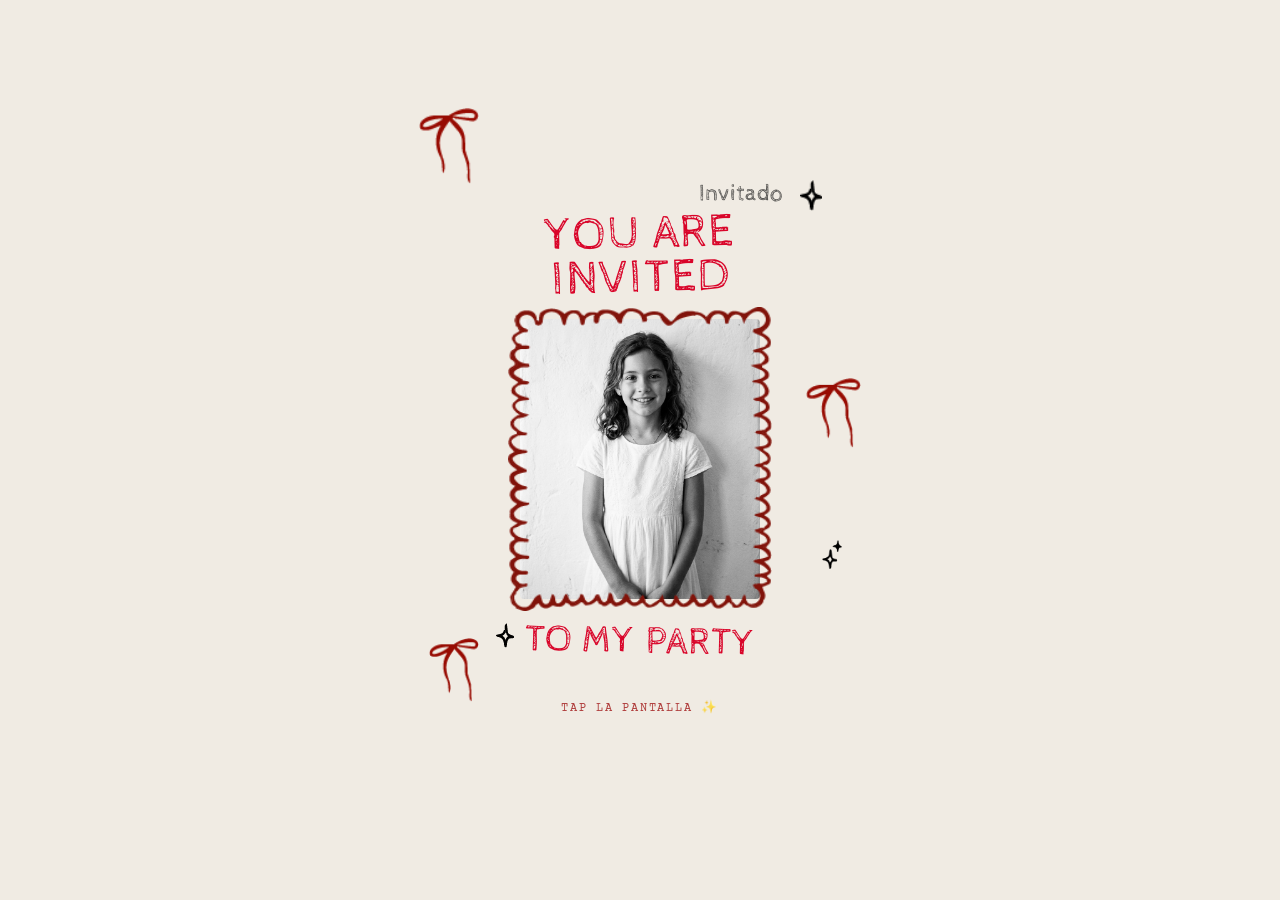
<file: demo5/birthday-invitation.html>
<!DOCTYPE html>
<html lang="es">
<head>
  <meta charset="UTF-8" />
  <meta name="viewport" content="width=device-width, initial-scale=1.0" />
  <title>Birthday Invitation</title>

  <!-- Google Fonts -->
  <link rel="preconnect" href="https://fonts.googleapis.com" />
  <link rel="preconnect" href="https://fonts.gstatic.com" crossorigin />
  <link href="https://fonts.googleapis.com/css2?family=Cabin+Sketch:wght@400;700&family=Caveat:wght@400;600;700&family=Courier+Prime:ital,wght@0,400;0,700;1,400&family=Patrick+Hand&display=swap" rel="stylesheet" />
  <!-- DK Cool Crayon (cdnfonts) -->
  <link href="https://fonts.cdnfonts.com/css/dk-cool-crayon" rel="stylesheet" />

  <style>
    /* Fallback directo por si el CDN se bloquea */
    @font-face {
      font-family: 'DK Cool Crayon';
      src: url('https://fonts.cdnfonts.com/s/16578/DK%20Cool%20Crayon.woff') format('woff');
      font-weight: 400;
      font-style: normal;
      font-display: swap;
    }
    /* ─── TOKENS ─────────────────────────────────── */
    :root {
      --cream:   #F0EBE3;
      --red:     #8B1A1A;
      --red-mid: #A52020;
      --ink:     #1C1C1C;
      --font-hand: 'Caveat', cursive;
      --font-body: 'Courier Prime', monospace;
      --font-crayon: 'DK Cool Crayon', 'Cabin Sketch', 'Patrick Hand', cursive;
    }

    /* ─── RESET ──────────────────────────────────── */
    *, *::before, *::after { box-sizing: border-box; margin: 0; padding: 0; }

    html { scroll-behavior: smooth; }

    body {
      background: var(--cream);
      color: var(--ink);
      font-family: var(--font-body);
      overflow-x: hidden;
    }

    /* ─── SECTIONS ───────────────────────────────── */
    section {
      width: 100%;
      max-width: 480px;
      margin: 0 auto;
      padding: 32px 24px;
      position: relative;
    }

    /* ─── PAGE TRANSITION ────────────────────────── */
    #invitation-content {
      display: none;
    }

    #invitation,
    #music,
    #bday-photo,
    #save-date,
    #story,
    #countdown-section,
    #rsvp,
    #location {
      opacity: 0;
      transform: translateY(20px);
    }

    #invitation-content.visible #invitation,
    #invitation-content.visible #music,
    #invitation-content.visible #bday-photo,
    #invitation-content.visible #save-date,
    #invitation-content.visible #story,
    #invitation-content.visible #countdown-section,
    #invitation-content.visible #rsvp,
    #invitation-content.visible #location {
      opacity: 1;
      transform: translateY(0);
    }

    /* Cover fade out */
    #cover.fade-out {
      animation: coverFadeOut 0.8s ease forwards;
      pointer-events: none;
    }

    @keyframes coverFadeOut {
      0% { opacity: 1; transform: scale(1); }
      100% { opacity: 0; transform: scale(0.95); }
    }

    /* Reveal stagger for sections */
    .reveal-stagger > * {
      opacity: 0;
      transform: translateY(20px);
      animation: revealUp 0.6s ease forwards;
    }
    .reveal-stagger > *:nth-child(1) { animation-delay: 0.1s; }
    .reveal-stagger > *:nth-child(2) { animation-delay: 0.2s; }
    .reveal-stagger > *:nth-child(3) { animation-delay: 0.3s; }
    .reveal-stagger > *:nth-child(4) { animation-delay: 0.4s; }
    .reveal-stagger > *:nth-child(5) { animation-delay: 0.5s; }
    .reveal-stagger > *:nth-child(6) { animation-delay: 0.6s; }
    .reveal-stagger > *:nth-child(7) { animation-delay: 0.7s; }
    .reveal-stagger > *:nth-child(8) { animation-delay: 0.8s; }

    @keyframes revealUp {
      to { opacity: 1; transform: translateY(0); }
    }

    /* ─── HERO (COVER) ───────────────────────────── */
    #cover {
      min-height: 100dvh;
      display: flex;
      flex-direction: column;
      align-items: center;
      justify-content: center;
      text-align: center;
      gap: 18px;
      cursor: pointer;
      user-select: none;
      -webkit-tap-highlight-color: transparent;
    }
    /* Cover titles — DK Cool Crayon */
    .cover-titles {
      display: flex;
      flex-direction: column;
      align-items: center;
      line-height: 1;
      transform: rotate(-1.5deg);
      width: 100%;
      max-width: 380px;
      gap: 4px;
    }
    .cover-invitado {
      font-family: var(--font-crayon);
      font-size: 1.45rem;
      color: var(--ink);
      opacity: 0.72;
      align-self: flex-end;
      margin-right: 12%;
      transform: rotate(2deg);
      font-weight: 400;
    }
    .cover-youare {
      font-family: var(--font-crayon);
      font-size: 2.9rem;
      color: #D90429;
      letter-spacing: 0.04em;
      font-weight: 400;
      line-height: 0.95;
    }
    .cover-tomyparty {
      font-family: var(--font-crayon);
      font-size: 2.35rem;
      color: #D90429;
      transform: rotate(1.2deg);
      font-weight: 400;
      letter-spacing: 0.03em;
      margin-top: 2px;
    }
    .tap-hint {
      font-family: var(--font-body);
      font-size: 0.78rem;
      letter-spacing: 0.14em;
      text-transform: uppercase;
      color: var(--red-mid);
      margin-top: 18px;
      animation: tapPulse 1.6s ease-in-out infinite;
      opacity: 0.85;
      display: flex;
      align-items: center;
      gap: 6px;
    }
    @keyframes tapPulse {
      0%, 100% { opacity: 0.45; transform: translateY(0); }
      50% { opacity: 1; transform: translateY(-4px); }
    }
    @media (max-width: 380px) {
      .cover-invitado { font-size: 1.2rem; }
      .cover-youare { font-size: 2.35rem; }
      .cover-tomyparty { font-size: 1.95rem; }
    }

    /* Polaroid photo frame */
    .polaroid {
      position: relative;
      width: 240px;
      /* The scallop frame is handled by the webp overlay */
    }
    .polaroid .photo-wrap {
      position: relative;
      width: 240px;
      height: 280px;
    }
    /* Guest photo — replace src */
    .polaroid .photo-wrap img.guest-photo {
      width: 100%;
      height: 100%;
      object-fit: cover;
      object-position: top center;
      filter: grayscale(100%);
      display: block;
      border-radius: 4px;
    }
    /* Scallop frame overlay PNG */
    .polaroid .photo-wrap img.frame-overlay {
      position: absolute;
      inset: -12px;
      width: calc(100% + 24px);
      height: calc(100% + 24px);
      pointer-events: none;
    }

    /* Decorative floating elements around polaroid */
    .floaters {
      position: absolute;
      inset: 0;
      pointer-events: none;
    }
    .floaters img {
      position: absolute;
    }

    /* Open Invitation button */
    .btn-main {
      display: inline-block;
      background: var(--red);
      color: var(--cream);
      font-family: var(--font-hand);
      font-size: 1.3rem;
      letter-spacing: 0.08em;
      padding: 14px 48px;
      border-radius: 50px;
      border: none;
      cursor: pointer;
      text-decoration: none;
      transition: transform 0.15s, box-shadow 0.15s;
      box-shadow: 0 4px 0 #5a1010;
    }
    .btn-main:active { transform: translateY(2px); box-shadow: 0 2px 0 #5a1010; }

    /* ─── INVITATION (section 2) ─────────────────── */
    #invitation {
      text-align: center;
      padding: 110px 24px 28px;
      position: relative;
    }

    /* "17 + birthday girl photo" composite → webp */
    .invite-hero {
      position: relative;
      display: inline-block;
      width: 100%;
      max-width: 380px;
      margin-top: 12px;
    }
    .invite-hero img {
      width: 100%;
      max-width: 380px;
      /* animated float */
      animation: float 4s ease-in-out infinite;
      display: block;
    }
    /* Crayon text overlay — now relative to #invitation, near top border */
    .crayon-title {
      position: absolute;
      top: 18px;
      left: 50%;
      transform: translateX(-50%) rotate(-2deg);
      font-family: var(--font-crayon);
      font-weight: 400;
      font-size: 3.50rem;
      line-height: 1.05;
      letter-spacing: 0.04em;
      color: #D90429;
      text-transform: uppercase;
      display: flex;
      flex-direction: column;
      align-items: center;
      gap: 3px;
      z-index: 3;
      text-shadow: 1px 1px 0 rgba(0,0,0,0.07);
      width: max-content;
      max-width: 95vw;
    }
    .crayon-line {
      white-space: nowrap;
      overflow: hidden;
      width: 0;
      border-right: 3px solid #D90429;
      display: block;
      text-align: center;
    }
    .crayon-line.line1 {
      animation: crayonTyping1 1.1s steps(9, end) forwards, crayonBlink 0.7s step-end infinite;
      animation-delay: 0.6s, 0.6s;
    }
    .crayon-line.line2 {
      margin-left: 1.1em;
      animation: crayonTyping2 0.45s steps(2, end) forwards, crayonBlink 0.7s step-end infinite;
      animation-delay: 1.95s, 1.95s;
    }
    .crayon-line.line3 {
      animation: crayonTyping3 0.85s steps(7, end) forwards, crayonBlink 0.7s step-end infinite;
      animation-delay: 2.65s, 2.65s;
    }
    @keyframes crayonTyping1 { from { width: 0; } to { width: 100%; } }
    @keyframes crayonTyping2 { from { width: 0; } to { width: 100%; } }
    @keyframes crayonTyping3 { from { width: 0; } to { width: 100%; } }
    @keyframes crayonBlink {
      0%, 50% { border-color: #D90429; }
      51%, 100% { border-color: transparent; }
    }
    .crayon-line.typed { border-right-color: transparent !important; }
    @media (max-width: 480px) {
      .crayon-title { font-size: 2.70rem; top: 12px; }
      #invitation { padding-top: 115px; }
      /* Save the date — que cubran de lado a lado en móvil */
      .disco-wrap { top: 18px; left: 14px; }
      .disco-wrap img { width: 105px; }
      .save-date-title,
      img.save-date-title { width: 98%; max-width: 340px; }
      .calendar-wrap,
      img.calendar-wrap { width: 98%; max-width: 360px; }
      .see-you-text { max-width: 285px; }
      .see-you-line1 { font-size: 1.85rem; }
      .see-you-line2 { font-size: 2.30rem; }
    }
    @media (max-width: 360px) {
      .crayon-title { font-size: 2.40rem; top: 10px; }
      #invitation { padding-top: 105px; }
      .disco-wrap img { width: 92px; }
      .save-date-title,
      img.save-date-title { width: 98%; max-width: 310px; }
      .calendar-wrap,
      img.calendar-wrap { width: 98%; max-width: 325px; }
    }

    /* Decorative bows & stars animate independently */
    .deco-bow {
      animation: wobble 3s ease-in-out infinite;
    }
    .deco-star {
      animation: sparkle 2s ease-in-out infinite;
    }
    /* Contenedor ordenado para decoraciones — no tapa contenido */
    .section-deco {
      position: absolute;
      inset: 0;
      pointer-events: none;
      z-index: 0;
      overflow: hidden;
    }
    .section-deco img { position: absolute; }

    /* ─── SCROLL EFFECTS (swipe/scroll) ───────────── */
    .reveal-scroll {
      opacity: 0;
      transform: translateY(22px);
      transition: opacity 0.65s cubic-bezier(0.22,1,0.36,1), transform 0.65s cubic-bezier(0.22,1,0.36,1);
      will-change: opacity, transform;
    }
    .reveal-scroll.in-view {
      opacity: 1;
      transform: translateY(0);
    }
    .img-reveal {
      opacity: 0;
      transform: scale(0.97) translateY(10px);
      transition: opacity 0.75s ease, transform 0.75s cubic-bezier(0.22,1,0.36,1);
      will-change: opacity, transform;
    }
    .img-reveal.in-view {
      opacity: 1;
      transform: scale(1) translateY(0);
    }
    /* escritura: cada palabra aparece como si se escribiera */
    .write-block .write-word {
      display: inline-block;
      opacity: 0;
      transform: translateY(8px);
      transition: opacity 0.38s ease, transform 0.38s ease;
      will-change: opacity, transform;
    }
    .write-block.in-view .write-word {
      opacity: 1;
      transform: translateY(0);
    }

    /* Quote */
    .quote-block {
      margin: 18px auto 0;
      max-width: 340px;
      font-family: var(--font-body);
      font-style: italic;
      font-size: 0.85rem;
      line-height: 1.7;
      color: var(--ink);
      text-align: center;
    }
    .quote-block .author {
      margin-top: 8px;
      font-style: normal;
      font-size: 0.8rem;
    }

    /* ─── MUSIC PLAYER ───────────────────────────── */
    #music {
      padding: 24px 24px;
    }

    .player {
      background: #121212;
      border-radius: 16px;
      padding: 16px;
      display: grid;
      grid-template-columns: 80px 1fr;
      gap: 12px;
      align-items: center;
    }
    .player-cover {
      width: 80px;
      height: 80px;
      border-radius: 8px;
      object-fit: cover;
    }
    .player-info {
      color: #fff;
    }
    .player-title {
      font-family: var(--font-hand);
      font-size: 1.1rem;
      color: #fff;
      margin-bottom: 2px;
    }
    .player-artist {
      font-size: 0.75rem;
      color: #aaa;
      font-family: var(--font-body);
    }
    /* Progress bar */
    .progress-wrap {
      margin-top: 10px;
      display: flex;
      align-items: center;
      gap: 8px;
      color: #aaa;
      font-size: 0.7rem;
      font-family: var(--font-body);
    }
    .progress-bar {
      flex: 1;
      height: 4px;
      background: #555;
      border-radius: 4px;
      position: relative;
      cursor: pointer;
    }
    .progress-fill {
      height: 100%;
      background: #1DB954; /* Spotify green accent — change to --red if preferred */
      border-radius: 4px;
      width: 0%;
      transition: width 0.5s linear;
    }
    .progress-thumb {
      position: absolute;
      top: 50%;
      transform: translate(-50%, -50%);
      width: 12px;
      height: 12px;
      background: #fff;
      border-radius: 50%;
      left: 0%;
      transition: left 0.5s linear;
    }
    /* Controls */
    .player-controls {
      margin-top: 10px;
      display: flex;
      justify-content: space-between;
      align-items: center;
      color: #aaa;
    }
    .player-controls button {
      background: none;
      border: none;
      cursor: pointer;
      color: #aaa;
      font-size: 1.1rem;
      padding: 4px;
      transition: color 0.15s;
    }
    .player-controls button:hover { color: #fff; }
    .btn-play {
      background: #fff !important;
      color: #000 !important;
      width: 36px;
      height: 36px;
      border-radius: 50% !important;
      display: flex;
      align-items: center;
      justify-content: center;
      font-size: 1rem !important;
    }
    .player-hint {
      text-align: center;
      font-family: var(--font-body);
      font-style: italic;
      font-size: 0.78rem;
      color: var(--red-mid);
      margin-top: 12px;
      letter-spacing: 0.03em;
    }

    /* ─── BIRTHDAY GIRL PHOTO ────────────────────── */
    #bday-photo {
      text-align: center;
      padding: 24px 24px 28px;
    }
    .bday-name {
      font-family: var(--font-hand);
      font-size: 2rem;
      color: var(--red);
      margin-bottom: 14px;
    }
    .photo-bow-wrap {
      position: relative;
      display: inline-block;
    }
    /* Main photo */
    .photo-bow-wrap img.bday-main-photo {
      width: 260px;
      height: 320px;
      object-fit: cover;
      object-position: top;
      border-radius: 40% 40% 40% 40% / 30% 30% 50% 50%;
      display: block;
    }
    /* Bow PNG overlay - decorative border framing the photo */
    .photo-bow-wrap img.bow-overlay {
      position: absolute;
      top: 50%;
      left: 50%;
      transform: translate(-50%, -50%);
      width: 100%;
      height: 100%;
      object-fit: contain;
      pointer-events: none;
      z-index: 2;
    }
    /* Sparkle PNGs around */
    .photo-bow-wrap img.star-tl { position: absolute; top: 10px; left: -30px; width: 28px; animation: sparkle 2.2s ease-in-out infinite; }
    .photo-bow-wrap img.star-tr { position: absolute; top: 30px; right: -30px; width: 22px; animation: sparkle 1.8s ease-in-out infinite 0.4s; }
    .photo-bow-wrap img.star-bl { position: absolute; bottom: 30px; left: -28px; width: 24px; animation: sparkle 2.5s ease-in-out infinite 0.8s; }
    .photo-bow-wrap img.star-br { position: absolute; bottom: 10px; right: -26px; width: 20px; animation: sparkle 2s ease-in-out infinite 1.2s; }

    /* ─── SAVE THE DATE ──────────────────────────── */
    #save-date {
      width: 100%;
      max-width: 414px;
      min-height: auto;
      margin: 0 auto;
      padding: 28px 24px 32px;
      position: relative;
      overflow: hidden;

      display: flex;
      flex-direction: column;
      align-items: center;
      justify-content: center;
      gap: 18px;
      text-align: center;
    }

    /* Disco ball - top left */
    .disco-wrap {
      position: absolute;
      top: 32px;
      left: 24px;
      margin: 0;
    }
    .disco-wrap img {
      width: 110px;
      height: auto;
      transform: rotate(-8deg);
      animation: sway 4s ease-in-out infinite;
    }

    /* "SAVE THE DATE!" - centered */
    .save-date-title,
    img.save-date-title {
      width: 80%;
      max-width: 330px;
      height: auto;
      transform: rotate(-5deg);
      margin: auto 0;
      z-index: 2;
      display: block;
    }
    /* Calendar - bottom (ampliado) */
    .calendar-wrap,
    img.calendar-wrap {
      width: 95%;
      max-width: 400px;
      height: auto;
      transform: rotate(-5deg);
      margin-top: auto;
      z-index: 2;
      display: block;
    }
    /* Event info */
    .event-info {
      margin-top: 18px;
    }
    .event-type {
      font-family: var(--font-hand);
      font-size: 1.6rem;
      color: var(--red-mid);
      line-height: 1.2;
    }
    .event-date {
      font-family: var(--font-body);
      font-size: 0.9rem;
      color: var(--ink);
      margin-top: 8px;
      line-height: 1.6;
    }
    .event-venue {
      font-family: var(--font-body);
      font-size: 0.85rem;
      font-weight: 700;
      letter-spacing: 0.08em;
      margin-top: 16px;
      color: var(--ink);
    }
    .event-address {
      font-family: var(--font-body);
      font-size: 0.82rem;
      color: var(--ink);
      line-height: 1.6;
    }

    /* ─── BIRTHDAY STORY ─────────────────────────── */
    #story {
      padding: 28px 24px;
    }
    .story-title {
      font-family: var(--font-hand);
      font-size: 2rem;
      color: var(--red);
      text-align: center;
      margin-bottom: 16px;
    }
    .story-text {
      font-family: var(--font-body);
      font-size: 0.88rem;
      line-height: 1.85;
      text-align: center;
      color: var(--ink);
    }
    .story-text p { margin-bottom: 14px; }

    /* ─── COUNTDOWN ──────────────────────────────── */
    #countdown-section {
      padding: 28px 24px 28px;
      position: relative;
    }
    /* "SEE YOU ON" text — DK Cool Crayon, sin animación */
    .see-you-text {
      font-family: 'DK Cool Crayon', 'Cabin Sketch', 'Patrick Hand', cursive !important;
      color: #D90429;
      transform: rotate(-2deg);
      width: 100%;
      max-width: 340px;
      margin: 0 auto;
      position: relative;
      z-index: 1;
      line-height: 1;
      text-shadow: 1.5px 1.5px 0 rgba(0,0,0,0.06);
      -webkit-font-smoothing: antialiased;
    }
    .see-you-line1 {
      font-family: 'DK Cool Crayon', 'Cabin Sketch', 'Patrick Hand', cursive !important;
      text-align: left;
      font-size: 2.2rem;
      font-weight: 400;
    }
    .see-you-line2 {
      font-family: 'DK Cool Crayon', 'Cabin Sketch', 'Patrick Hand', cursive !important;
      text-align: right;
      font-size: 2.75rem;
      font-weight: 400;
      margin-top: 4px;
      letter-spacing: 0.04em;
    }
    .countdown-wrap {
      display: flex;
      gap: 16px;
      margin-top: 12px;
      align-items: flex-start;
      justify-content: center;
      position: relative;
      z-index: 1;
    }
    .countdown-digits {
      display: flex;
      gap: 8px;
    }
    .cd-unit {
      text-align: center;
    }
    .cd-num {
      font-family: var(--font-hand);
      font-size: 3rem;
      font-weight: 700;
      color: var(--red);
      line-height: 1;
      display: block;
    }
    .cd-sep {
      font-family: var(--font-hand);
      font-size: 3rem;
      color: var(--red);
      line-height: 1;
      padding-top: 2px;
    }
    .cd-label {
      font-family: var(--font-body);
      font-size: 0.6rem;
      letter-spacing: 0.12em;
      text-transform: uppercase;
      color: var(--ink);
    }
    /* Photo gallery removed — replaced by See You text + calendar */

    /* ─── RSVP — tarjeta premium ─────────────────── */
    #rsvp {
      padding: 28px 20px 36px;
      text-align: center;
    }
    .rsvp-card {
      background: #FFFFFF;
      border: 1.5px solid rgba(139,26,26,0.10);
      border-radius: 28px;
      padding: 32px 20px 24px;
      max-width: 400px;
      margin: 0 auto;
      box-shadow: 0 16px 40px rgba(139,26,26,0.08), 0 4px 12px rgba(0,0,0,0.04);
      position: relative;
      z-index: 1;
    }
    .rsvp-card::before {
      content: "✉︎";
      position: absolute;
      top: -14px;
      left: 50%;
      transform: translateX(-50%) rotate(-3deg);
      background: var(--cream);
      border: 1.5px solid rgba(139,26,26,0.12);
      width: 44px;
      height: 44px;
      border-radius: 50%;
      display: flex;
      align-items: center;
      justify-content: center;
      font-size: 1.2rem;
      line-height: 1;
      box-shadow: 0 4px 10px rgba(0,0,0,0.06);
    }
    .rsvp-badge {
      display: inline-block;
      background: #FFF0F0;
      border: 1px solid rgba(217,4,41,0.15);
      color: #D90429;
      font-family: var(--font-body);
      font-size: 0.68rem;
      letter-spacing: 0.08em;
      text-transform: uppercase;
      padding: 6px 12px;
      border-radius: 50px;
      margin-bottom: 12px;
    }
    .rsvp-title {
      font-family: var(--font-crayon);
      font-size: 2.35rem;
      font-weight: 400;
      color: #D90429;
      margin-bottom: 6px;
      line-height: 1;
      transform: rotate(-1deg);
    }
    .rsvp-sub {
      font-family: var(--font-body);
      font-size: 0.85rem;
      font-style: italic;
      color: var(--ink);
      opacity: 0.78;
      line-height: 1.6;
      margin-bottom: 6px;
    }
    .rsvp-deadline {
      font-family: var(--font-body);
      font-size: 0.72rem;
      letter-spacing: 0.06em;
      text-transform: uppercase;
      color: var(--red-mid);
      margin-bottom: 22px;
      opacity: 0.85;
    }
    .rsvp-form {
      display: flex;
      flex-direction: column;
      gap: 16px;
      text-align: left;
    }
    .rsvp-field label {
      font-family: var(--font-body);
      font-size: 0.72rem;
      letter-spacing: 0.08em;
      text-transform: uppercase;
      color: var(--red-mid);
      margin-bottom: 6px;
      display: block;
      font-weight: 700;
    }
    .rsvp-input-wrap {
      position: relative;
    }
    .rsvp-input-wrap .rsvp-icon {
      position: absolute;
      left: 12px;
      top: 50%;
      transform: translateY(-50%);
      font-size: 0.95rem;
      opacity: 0.45;
      pointer-events: none;
    }
    .rsvp-form input,
    .rsvp-form textarea {
      width: 100%;
      background: #FFFBF7;
      border: 1.5px solid #EAD9D9;
      border-radius: 14px;
      padding: 13px 14px 13px 38px;
      font-family: var(--font-body);
      font-size: 0.92rem;
      color: var(--ink);
      outline: none;
      transition: border-color 0.2s, box-shadow 0.2s, background 0.2s;
    }
    .rsvp-form textarea {
      resize: vertical;
      min-height: 86px;
      padding: 12px 14px;
      background: #FFFBF7;
      line-height: 1.5;
    }
    .rsvp-form input::placeholder,
    .rsvp-form textarea::placeholder { color: #B8A9A9; }
    .rsvp-form input:focus,
    .rsvp-form textarea:focus {
      background: #FFFFFF;
      border-color: #D90429;
      box-shadow: 0 0 0 3px rgba(217,4,41,0.08);
    }
    /* Attendance toggle — pill segmentado */
    .attend-toggle {
      display: flex;
      gap: 10px;
      background: #FFF5F5;
      border: 1.5px solid #F0D9D9;
      border-radius: 50px;
      padding: 4px;
    }
    .attend-toggle label {
      flex: 1;
      display: flex;
      align-items: center;
      justify-content: center;
      gap: 6px;
      border: none;
      border-radius: 50px;
      padding: 11px 10px;
      cursor: pointer;
      font-family: var(--font-hand);
      font-size: 1.05rem;
      color: var(--red);
      background: transparent;
      transition: background 0.22s, color 0.22s, transform 0.15s, box-shadow 0.22s;
      text-transform: none;
      letter-spacing: 0;
    }
    .attend-toggle label:hover { background: rgba(217,4,41,0.06); }
    .attend-toggle input[type="radio"] { display: none; }
    .attend-toggle label.selected {
      background: #D90429;
      color: #FFFFFF;
      box-shadow: 0 4px 12px rgba(217,4,41,0.25);
      transform: scale(1.02);
    }
    .btn-rsvp {
      align-self: stretch;
      margin-top: 4px;
      width: 100%;
      padding: 15px 24px;
      font-size: 1.25rem;
      box-shadow: 0 6px 0 #7A0F1F, 0 10px 20px rgba(217,4,41,0.18);
    }
    .btn-rsvp:active { transform: translateY(3px); box-shadow: 0 3px 0 #7A0F1F, 0 6px 12px rgba(217,4,41,0.15); }
    .rsvp-hint {
      font-family: var(--font-body);
      font-size: 0.7rem;
      color: #9A8A8A;
      text-align: center;
      margin-top: 8px;
      font-style: italic;
    }
    /* Success message */
    .rsvp-success {
      display: none;
      font-family: var(--font-hand);
      font-size: 1.4rem;
      color: var(--red);
      text-align: center;
      padding: 20px 0;
    }

    /* ─── LOCATION & CALENDAR ────────────────────── */
    #location {
      padding: 32px 24px 64px;
      text-align: center;
    }
    .location-title {
      font-family: var(--font-hand);
      font-size: 1.8rem;
      color: var(--red);
      margin-bottom: 20px;
    }
    .loc-btns {
      display: flex;
      flex-direction: column;
      gap: 14px;
      max-width: 300px;
      margin: 0 auto;
    }
    .btn-loc {
      display: flex;
      align-items: center;
      justify-content: center;
      gap: 8px;
      padding: 10px 18px;
      border-radius: 50px;
      border: 2px solid var(--red);
      font-family: var(--font-hand);
      font-size: 1.0rem;
      cursor: pointer;
      text-decoration: none;
      transition: background 0.2s, color 0.2s;
      white-space: nowrap;
    }
    /* Botones lado a lado en save-date — más pequeños */
    .event-actions {
      display: flex;
      gap: 10px;
      margin-top: 24px;
      justify-content: center;
      flex-wrap: nowrap;
    }
    .event-actions .btn-loc {
      flex: 0 1 165px;
      padding: 10px 14px;
      font-size: 0.95rem;
    }
    @media (max-width: 360px) {
      .event-actions { gap: 8px; }
      .event-actions .btn-loc { flex: 0 1 140px; padding: 9px 10px; font-size: 0.85rem; }
    }
    .btn-loc.maps {
      background: var(--red);
      color: var(--cream);
    }
    .btn-loc.calendar {
      background: transparent;
      color: var(--red);
    }
    .btn-loc:hover {
      opacity: 0.85;
    }

    /* ─── KEYFRAMES ──────────────────────────────── */
    @keyframes float {
      0%, 100% { transform: translateY(0); }
      50%       { transform: translateY(-10px); }
    }
    @keyframes wobble {
      0%, 100% { transform: rotate(-5deg); }
      50%       { transform: rotate(5deg); }
    }
    @keyframes sparkle {
      0%, 100% { opacity: 1; transform: scale(1) rotate(0deg); }
      50%       { opacity: 0.5; transform: scale(1.3) rotate(20deg); }
    }
    @keyframes sway {
      0%, 100% { transform: rotate(-8deg); }
      50%       { transform: rotate(8deg); }
    }

    /* ─── DIVIDER ─────────────────────────────────── */
    .divider {
      width: 60px;
      height: 2px;
      background: var(--red);
      margin: 0 auto;
      border-radius: 2px;
      opacity: 0.4;
    }

    /* ─── AUDIO ───────────────────────────────────── */
    audio#bg-audio { display: none; }

    /* ─── SECTION REVEAL (scroll) ─────────────────── */
    .reveal {
      opacity: 0;
      transform: translateY(30px);
      transition: opacity 0.6s ease, transform 0.6s ease;
    }
    .reveal.visible {
      opacity: 1;
      transform: translateY(0);
    }

    /* Hide scrollbar during transition */
    body.transitioning { overflow: hidden; }

/* Respect reduced motion */
    @media (prefers-reduced-motion: reduce) {
      *, *::before, *::after { animation: none !important; transition: none !important; }
    }
  </style>
</head>
<body>

<!-- ══════════════════════════════════════════════════
     SECTION 1 — COVER
══════════════════════════════════════════════════ -->
<section id="cover">

  <!-- Floating decorations (bows + stars) -->
  <div class="floaters">
    <img src="bow-left-top.webp"    style="top:12%; left:4%; width:60px;"  class="deco-bow" alt="">
    <img src="bow-right-mid.webp"   style="top:42%; right:4%; width:55px;" class="deco-bow" alt="" style="animation-delay:.6s">
    <img src="bow-left-bottom.webp" style="bottom:22%; left:6%; width:50px;" class="deco-bow" alt="" style="animation-delay:1.1s">
    <img src="star-small.webp"      style="top:20%; right:12%; width:22px;" class="deco-star" alt="">
    <img src="star-small.webp"      style="bottom:28%; left:20%; width:18px;" class="deco-star" alt="" style="animation-delay:.9s">
    <img src="star-4pt.webp"        style="top:60%; right:8%; width:20px;" class="deco-star" alt="" style="animation-delay:1.5s">
  </div>

  <!-- Titles — DK Cool Crayon -->
  <div class="cover-titles">
    <span class="cover-invitado">Invitado</span>
    <span class="cover-youare">YOU ARE INVITED</span>
  </div>

  <!-- Polaroid + photo -->
  <div class="polaroid">
    <div class="photo-wrap">
      <!-- REEMPLAZA src con la foto de infancia -->
      <img class="guest-photo" src="foto-infancia.jpg" alt="Foto de infancia" />
      <!-- Scallop frame overlay PNG con sombrero de fiesta -->
      <img class="frame-overlay" src="frame-scallop-hat.png" alt="" />
    </div>
  </div>

  <div class="cover-tomyparty">TO MY PARTY</div>

  <p class="tap-hint">tap la pantalla ✨</p>
</section>

<!-- Content wrapper for page transition -->
<div id="invitation-content" class="reveal-stagger" style="display:none;">
  <!-- ══════════════════════════════════════════════════
     SECTION 2 — INVITATION
══════════════════════════════════════════════════ -->
<section id="invitation">

  <div class="crayon-title" aria-label="THIS GIRL IS TURNING">
    <span class="crayon-line line1">THIS GIRL</span>
    <span class="crayon-line line2">IS</span>
    <span class="crayon-line line3">TURNING</span>
  </div>

  <!-- Composite webp: número "17" + foto cumpleañera + pastel dibujado -->
  <div class="invite-hero img-reveal" style="position:relative; z-index:1;">
    <img src="invite-hero-17.png" alt="This girl is turning 17" />
  </div>

  <!-- Quote -->
  <div class="quote-block write-block reveal-scroll" style="position:relative; z-index:1;">
    "Having a birthday is like reaching a higher peak on a mountain.
    Pause to admire the view; reflect on how far you have come."
    <div class="author">— Richelle E. Goodrich</div>
  </div>

  <!-- Deco ordenada — 4 esquinas + 6 extra alrededor del título crayón -->
  <div class="section-deco" aria-hidden="true">
    <!-- alrededor del título THIS GIRL IS TURNING (top 18px) -->
    <img src="star-4pt.webp" class="deco-star" style="position:absolute; top:4%; left:7%; width:20px; animation-delay:.15s" alt="">
    <img src="star-small.webp" class="deco-star" style="position:absolute; top:5%; right:8%; width:16px; animation-delay:.5s" alt="">
    <img src="bow-left-top.webp" class="deco-bow" style="position:absolute; top:7%; left:2.5%; width:34px; animation-delay:.35s" alt="">
    <img src="bow-right-mid.webp" class="deco-bow" style="position:absolute; top:7.5%; right:2.5%; width:32px; animation-delay:.75s" alt="">
    <img src="star-small.webp" class="deco-star" style="position:absolute; top:13%; left:13%; width:14px; animation-delay:.9s" alt="">
    <img src="star-4pt.webp" class="deco-star" style="position:absolute; top:13%; right:12%; width:18px; animation-delay:1.1s" alt="">
    <!-- resto de sección -->
    <img src="star-4pt.webp" class="deco-star" style="position:absolute; top:34%; left:6%; width:18px; animation-delay:.2s" alt="">
    <img src="star-small.webp" class="deco-star" style="position:absolute; top:36%; right:8%; width:16px; animation-delay:.8s" alt="">
    <img src="bow-left-top.webp" class="deco-bow" style="position:absolute; bottom:14%; left:6%; width:40px; animation-delay:.5s" alt="">
    <img src="bow-right-mid.webp" class="deco-bow" style="position:absolute; bottom:10%; right:7%; width:38px; animation-delay:1s" alt="">
  </div>

</section>


<!-- ══════════════════════════════════════════════════
     SECTION 3 — MUSIC PLAYER
══════════════════════════════════════════════════ -->
<section id="music">
  <audio id="bg-audio" src="cancion.mp3" preload="metadata"></audio>

  <!-- Deco ordenada — esquinas alejadas del player -->
  <div class="section-deco" aria-hidden="true">
    <img src="star-4pt.webp" class="deco-star" style="top:14%; left:6%; width:20px; animation-delay:.2s" alt="">
    <img src="star-small.webp" class="deco-star" style="top:18%; right:7%; width:16px; animation-delay:.9s" alt="">
    <img src="bow-left-top.webp" class="deco-bow" style="bottom:12%; left:5%; width:36px; animation-delay:.4s" alt="">
    <img src="star-small.webp" class="deco-star" style="bottom:14%; right:6%; width:16px; animation-delay:1.2s" alt="">
  </div>

  <div class="player img-reveal" style="position:relative; z-index:1;">
    <!-- Imagen de la cumpleañera como portada -->
    <img class="player-cover" src="reproductor.jpg" alt="Album cover" />
    <div class="player-info">
      <div class="player-title">SUPERESTRELLA</div>
      <div class="player-artist">Aitana</div>

      <div class="progress-wrap">
        <span id="time-current">0:00</span>
        <div class="progress-bar" id="progress-bar">
          <div class="progress-fill" id="progress-fill"></div>
          <div class="progress-thumb" id="progress-thumb"></div>
        </div>
        <span id="time-total">0:00</span>
      </div>

      <div class="player-controls">
        <!-- Repeat -->
        <button onclick="toggleRepeat()" id="btn-repeat" title="Repeat">&#x21BA;</button>
        <!-- Prev (restart) -->
        <button onclick="restartTrack()" title="Restart">&#x23EE;</button>
        <!-- Play / Pause -->
        <button class="btn-play" id="btn-play" onclick="togglePlay()">&#x25B6;</button>
        <!-- Next (placeholder) -->
        <button title="Next">&#x23ED;</button>
        <!-- Shuffle (decorative) -->
        <button title="Shuffle">&#x21C4;</button>
      </div>
    </div>
  </div>
  <p class="player-hint">Click play button to listen..</p>
</section>


<!-- ══════════════════════════════════════════════════
     SECTION 4 — BIRTHDAY GIRL PHOTO + MESSAGE
══════════════════════════════════════════════════ -->
<section id="bday-photo">

  <!-- Deco ordenada — 2 estrellas arriba, sin tapar texto/foto -->
  <div class="section-deco" aria-hidden="true">
    <img src="star-4pt.webp" class="deco-star" style="top:10%; left:7%; width:20px; animation-delay:.4s" alt="">
    <img src="star-small.webp" class="deco-star" style="top:12%; right:7%; width:16px; animation-delay:.9s" alt="">
    <img src="bow-left-top.webp" class="deco-bow" style="bottom:10%; left:5%; width:36px; animation-delay:.6s" alt="">
    <img src="star-small.webp" class="deco-star" style="bottom:12%; right:6%; width:16px; animation-delay:1.3s" alt="">
  </div>

  <p class="write-block reveal-scroll" style="font-family:var(--font-body); font-size:.85rem; text-align:center; margin-bottom:24px; line-height:1.7; position:relative; z-index:1;">
    With heartfelt gratitude,<br>
    <em>I would be truly honored to have you join me<br>
    in celebrating my birthday. Your presence<br>
    would mean so much to me and make this<br>
    special day even more memorable.</em><br><br>
    Thank you for your time and kind attention ✨
  </p>

  <div class="bday-name reveal-scroll">Chelsea Olyvia</div>

  <div class="photo-bow-wrap img-reveal">
    <!-- Foto principal de la cumpleañera -->
    <img class="bday-main-photo" src="foto-cumpleanera.jpg" alt="Birthday girl" />
    <!-- PNG del listón/bow encima -->
    <img class="bow-overlay" src="bow-frame-top.png" alt="" />
    <!-- Estrellas decorativas -->
    <img class="star-tl" src="star-4pt.webp" alt="">
    <img class="star-tr" src="star-small.webp" alt="">
    <img class="star-bl" src="star-small.webp" alt="">
    <img class="star-br" src="star-4pt.webp" alt="">
  </div>

</section>


<!-- ══════════════════════════════════════════════════
     SECTION 5 — SAVE THE DATE
══════════════════════════════════════════════════ -->
<section id="save-date">

  <!-- Deco ordenada — evita disco (arriba izq) y calendario -->
  <div class="section-deco" aria-hidden="true">
    <img src="star-4pt.webp" class="deco-star" style="top:16%; right:7%; width:20px; animation-delay:.2s" alt="">
    <img src="star-small.webp" class="deco-star" style="top:48%; left:6%; width:16px; animation-delay:.6s" alt="">
    <img src="bow-right-mid.webp" class="deco-bow" style="bottom:18%; right:6%; width:36px; animation-delay:.9s" alt="">
    <img src="star-small.webp" class="deco-star" style="bottom:10%; left:7%; width:16px; animation-delay:1.2s" alt="">
  </div>

  <!-- Disco ball PNG (esquina superior izquierda) -->
  <div class="disco-wrap">
    <img src="disco-ball.png" alt="Disco ball" />
  </div>

  <!-- "SAVE THE DATE!" → PNG (centrado) -->
  <img src="save-the-date.png" alt="Save the Date!" class="save-date-title img-reveal" />

  <!-- Calendario PNG inclinado (abajo) -->
  <img src="calendar-aug8.png" alt="Calendar August 8" class="calendar-wrap img-reveal" />

  <!-- Info del evento -->
  <div class="event-info write-block reveal-scroll">
    <div class="event-type">Intimate<br>Birthday Party</div>
    <div class="event-date">
      Saturday, 8 August 2026<br>
      17:00 hrs
    </div>
    <div class="event-venue">RESTAURANTE</div>
<div class="event-address">
      Direccion,<br>
      Direccion,<br>
      SS, 1234
    </div>

    <!-- Action buttons lado a lado — pequeños -->
    <div class="event-actions">
      <!-- Google Maps button -->
      <a class="btn-loc maps" href="https://maps.app.goo.gl/65JWgVUqVevPUR2N9" target="_blank" rel="noopener">
        📍 Ver Ubicación
      </a>
      <!-- Calendar button -->
      <a class="btn-loc calendar" id="btn-calendar" href="#" onclick="downloadCalendar(event)">
        🗓️ Guardar en Calendario
      </a>
    </div>

  </div>

</section>


<!-- ══════════════════════════════════════════════════
     SECTION 6 — BIRTHDAY STORY
══════════════════════════════════════════════════ -->
<section id="story">

  <!-- Deco ordenada — 4 esquinas, margen del texto -->
  <div class="section-deco" aria-hidden="true">
    <img src="star-4pt.webp" class="deco-star" style="top:10%; left:6%; width:20px; animation-delay:.2s" alt="">
    <img src="star-small.webp" class="deco-star" style="top:16%; right:6%; width:16px; animation-delay:.8s" alt="">
    <img src="bow-left-top.webp" class="deco-bow" style="bottom:14%; left:5%; width:36px; animation-delay:.4s" alt="">
    <img src="star-4pt.webp" class="deco-star" style="bottom:10%; right:6%; width:18px; animation-delay:1.4s" alt="">
  </div>

  <div class="story-title reveal-scroll" style="position:relative; z-index:1;">Birthday Story</div>

  <div class="story-text write-block reveal-scroll" style="position:relative; z-index:1;">
    <p>
      Turning 17 feels so unreal honestly.<br>
      Growing up has been such a rollercoaster — exciting, scary,
      confusing, beautiful, and sometimes exhausting all at once.
      There were moments where I felt lost, overwhelmed, and
      unsure about everything, but somehow life always gave me
      people who stayed beside me through it all.
    </p>
    <p>
      I think one of the biggest blessings in my teenage years is
      having friends who made life feel lighter. Thank you for
      being part of my happiest memories, for listening to my
      random thoughts, for staying during my bad days, and for
      making ordinary moments feel special.
    </p>
    <p>
      Entering adulthood is honestly terrifying sometimes 😭<br>
      but knowing I have amazing people around me makes
      everything feel a little less scary. I'm really grateful for
      every laugh, every late-night conversation, every small
      support, and every memory we've created together.
    </p>
    <p>
      Thank you for growing up with me.<br>
      Thank you for being part of my story. 🤍
    </p>
  </div>

</section>


<!-- ══════════════════════════════════════════════════
     SECTION 7 — COUNTDOWN
══════════════════════════════════════════════════ -->
<section id="countdown-section">

  <!-- Deco ordenada — alrededor de texto y calendario -->
  <div class="section-deco" aria-hidden="true">
    <img src="star-4pt.webp" class="deco-star" style="top:10%; left:6%; width:20px; animation-delay:.3s" alt="">
    <img src="star-small.webp" class="deco-star" style="top:12%; right:7%; width:14px; animation-delay:.9s" alt="">
    <img src="bow-left-top.webp" class="deco-bow" style="bottom:12%; left:6%; width:34px; animation-delay:.5s" alt="">
    <img src="star-small.webp" class="deco-star" style="bottom:14%; right:7%; width:14px; animation-delay:1.3s" alt="">
  </div>

  <!-- Texto See You On — DK Cool Crayon sin animación -->
  <div class="see-you-text write-block reveal-scroll" style="font-family:'DK Cool Crayon','Cabin Sketch','Patrick Hand',cursive">
    <div class="see-you-line1" style="font-family:'DK Cool Crayon','Cabin Sketch','Patrick Hand',cursive; text-align:center;">See You On</div>
  </div>

  <!-- Countdown centrado -->
  <div class="countdown-wrap reveal-scroll">
    <div class="countdown-digits">
      <div class="cd-unit">
        <span class="cd-num" id="cd-days">00</span>
        <span class="cd-label">Days</span>
      </div>
      <div class="cd-sep">:</div>
      <div class="cd-unit">
        <span class="cd-num" id="cd-hours">00</span>
        <span class="cd-label">Hours</span>
      </div>
      <div class="cd-sep">:</div>
      <div class="cd-unit">
        <span class="cd-num" id="cd-mins">00</span>
        <span class="cd-label">Minutes</span>
      </div>
      <div class="cd-sep">:</div>
      <div class="cd-unit">
        <span class="cd-num" id="cd-secs">00</span>
        <span class="cd-label">Seconds</span>
      </div>
    </div>
  </div>

</section>


<!-- ══════════════════════════════════════════════════
     SECTION 8 — RSVP
══════════════════════════════════════════════════ -->
<section id="rsvp">

  <!-- Deco ordenada — 2 arriba sin tapar título, 2 abajo -->
  <div class="section-deco" aria-hidden="true">
    <img src="star-4pt.webp" class="deco-star" style="top:10%; left:6%; width:20px; animation-delay:.2s" alt="">
    <img src="star-small.webp" class="deco-star" style="top:12%; right:7%; width:16px; animation-delay:.7s" alt="">
    <img src="bow-left-top.webp" class="deco-bow" style="bottom:14%; left:5%; width:36px; animation-delay:.4s" alt="">
    <img src="star-small.webp" class="deco-star" style="bottom:10%; right:6%; width:16px; animation-delay:1.2s" alt="">
  </div>

  <div class="rsvp-card reveal-scroll">
    <div class="rsvp-badge">✨ Te esperamos ✨</div>
    <div class="rsvp-title">Confirmación</div>
    <p class="rsvp-sub">Nos hará muy feliz contar contigo</p>
    <p class="rsvp-deadline">Confirma antes del 1 de agosto</p>

    <form class="rsvp-form" id="rsvp-form" onsubmit="submitRSVP(event)">

      <div class="rsvp-field">
        <label for="rsvp-name">Tu nombre</label>
        <div class="rsvp-input-wrap">
          <span class="rsvp-icon">👤</span>
          <input type="text" id="rsvp-name" placeholder="Escribe tu nombre completo..." required />
        </div>
      </div>

      <div class="rsvp-field">
        <label>¿Asistirás?</label>
        <div class="attend-toggle">
          <label id="lbl-yes" onclick="selectAttend('yes')">
            <input type="radio" name="attend" value="yes" />
            <span>🎉 Sí, ahí estaré</span>
          </label>
          <label id="lbl-no" onclick="selectAttend('no')">
            <input type="radio" name="attend" value="no" />
            <span>😔 No podré ir</span>
          </label>
        </div>
      </div>

      <div class="rsvp-field">
        <label for="rsvp-msg">Mensaje <span style="font-weight:400; text-transform:none; letter-spacing:0; opacity:0.55; font-size:0.7rem;">(opcional)</span></label>
        <textarea id="rsvp-msg" placeholder="Deja un mensajito con mucho amor... 💌"></textarea>
      </div>

      <button type="submit" class="btn-main btn-rsvp">💌 Enviar confirmación</button>
      <p class="rsvp-hint">Recibirás un mensajito de confirmación ✨</p>

    </form>

    <div class="rsvp-success" id="rsvp-success">
      ¡Gracias! Tu respuesta fue registrada 🎂<br><span style="font-family:var(--font-body); font-size:0.85rem; font-style:italic; color:var(--ink); opacity:0.7;">¡Nos vemos muy pronto! ✨</span>
    </div>
  </div>

</section>


</div> <!-- /#invitation-content -->

<!-- ══════════════════════════════════════════════════
     SCRIPTS
══════════════════════════════════════════════════ -->
<script>
  /* ── PAGE TRANSITION — tap en cover abre invitación ── */
  const cover = document.getElementById('cover');
  const content = document.getElementById('invitation-content');
  let invitationOpened = false;
  function openInvitation(e) {
    if (invitationOpened) return;
    invitationOpened = true;
    if (e) e.preventDefault();
    document.body.classList.add('transitioning');
    cover.classList.add('fade-out');
    cover.addEventListener('animationend', () => {
      cover.style.display = 'none';
      content.style.display = 'block';
      content.offsetHeight;
      content.classList.add('visible');
      document.body.classList.remove('transitioning');
      if (typeof scrollObserver !== 'undefined') {
        document.querySelectorAll('.reveal-scroll, .img-reveal').forEach(el => scrollObserver.observe(el));
      }
      updateCountdown();
      setInterval(updateCountdown, 1000);
    }, { once: true });
  }
  // tap / click en toda la portada
  cover.addEventListener('click', openInvitation);
  cover.addEventListener('touchend', openInvitation, { passive: false });
  // accesibilidad: Enter / Space
  cover.setAttribute('tabindex', '0');
  cover.setAttribute('role', 'button');
  cover.setAttribute('aria-label', 'Abrir invitación');
  cover.addEventListener('keydown', (e) => {
    if (e.key === 'Enter' || e.key === ' ') openInvitation(e);
  });

  /* ── CRAYON TITLE — 3 lines typing sequence ── */
  const crayonLines = document.querySelectorAll('.crayon-line');
  crayonLines.forEach(line => {
    line.addEventListener('animationend', (e) => {
      if (e.animationName.startsWith('crayonTyping')) {
        // hide cursor for finished lines, keep last line blinking a bit longer
        if (!line.classList.contains('line3')) line.classList.add('typed');
      }
    });
  });
  setTimeout(() => {
    document.querySelectorAll('.crayon-line').forEach(l => l.classList.add('typed'));
  }, 4500);

  /* ── SCROLL REVEAL (for any future use) ── */
  const revealEls = document.querySelectorAll('.reveal');
  const observer = new IntersectionObserver((entries) => {
    entries.forEach(e => { if (e.isIntersecting) { e.target.classList.add('visible'); observer.unobserve(e.target); } });
  }, { threshold: 0.12 });
  revealEls.forEach(el => observer.observe(el));

  /* ── SCROLL EFFECTS: swipe/scroll — escritura en palabras + fade en imágenes ── */
  // 1) preparar bloques de escritura: dividir en palabras
  document.querySelectorAll('.write-block').forEach(block => {
    if (block.dataset.wrapped) return;
    block.dataset.wrapped = "1";
    const walker = document.createTreeWalker(block, NodeFilter.SHOW_TEXT, null);
    const nodes = [];
    let n; while ((n = walker.nextNode())) { if (n.textContent.trim()) nodes.push(n); }
    nodes.forEach(textNode => {
      const parts = textNode.textContent.split(/(\s+)/);
      const frag = document.createDocumentFragment();
      parts.forEach(p => {
        if (/^\s+$/.test(p)) frag.appendChild(document.createTextNode(p));
        else if (p) {
          const span = document.createElement('span');
          span.className = 'write-word';
          span.textContent = p;
          frag.appendChild(span);
        }
      });
      textNode.parentNode.replaceChild(frag, textNode);
    });
  });
  const scrollEls = document.querySelectorAll('.reveal-scroll, .img-reveal');
  const scrollObserver = new IntersectionObserver((entries) => {
    entries.forEach(e => {
      if (e.isIntersecting) {
        e.target.classList.add('in-view');
        if (e.target.classList.contains('write-block')) {
          e.target.querySelectorAll('.write-word').forEach((w, i) => {
            w.style.transitionDelay = `${i * 28}ms`;
          });
        }
        scrollObserver.unobserve(e.target);
      }
    });
  }, { threshold: 0.18, rootMargin: '0px 0px -40px 0px' });
  scrollEls.forEach(el => scrollObserver.observe(el));


  /* ── MUSIC PLAYER ── */
  const audio      = document.getElementById('bg-audio');
  const btnPlay    = document.getElementById('btn-play');
  const fill       = document.getElementById('progress-fill');
  const thumb      = document.getElementById('progress-thumb');
  const timeCur    = document.getElementById('time-current');
  const timeTotal  = document.getElementById('time-total');
  let isRepeating  = false;

  function fmt(s) {
    const m = Math.floor(s / 60);
    const sec = Math.floor(s % 60).toString().padStart(2, '0');
    return `${m}:${sec}`;
  }

  audio.addEventListener('loadedmetadata', () => {
    timeTotal.textContent = fmt(audio.duration);
  });

  audio.addEventListener('timeupdate', () => {
    const pct = (audio.currentTime / audio.duration) * 100 || 0;
    fill.style.width  = pct + '%';
    thumb.style.left  = pct + '%';
    timeCur.textContent = fmt(audio.currentTime);
  });

  audio.addEventListener('ended', () => {
    if (isRepeating) { audio.currentTime = 0; audio.play(); }
    else { btnPlay.innerHTML = '&#x25B6;'; }
  });

  function togglePlay() {
    if (audio.paused) { audio.play(); btnPlay.innerHTML = '&#x23F8;'; }
    else              { audio.pause(); btnPlay.innerHTML = '&#x25B6;'; }
  }

  function restartTrack() { audio.currentTime = 0; }

  function toggleRepeat() {
    isRepeating = !isRepeating;
    document.getElementById('btn-repeat').style.color = isRepeating ? '#fff' : '';
  }

  document.getElementById('progress-bar').addEventListener('click', function(e) {
    const rect = this.getBoundingClientRect();
    const pct  = (e.clientX - rect.left) / rect.width;
    audio.currentTime = pct * audio.duration;
  });


  /* ── COUNTDOWN ── */
  // ← CAMBIA esta fecha a la del cumpleaños
  const BDAY = new Date('2030-12-31T23:59:59');

  function updateCountdown() {
    const now  = new Date();
    const diff = BDAY - now;
    if (diff <= 0) {
      document.getElementById('cd-days').textContent  = '0';
      document.getElementById('cd-hours').textContent = '00';
      document.getElementById('cd-mins').textContent  = '00';
      document.getElementById('cd-secs').textContent  = '00';
      return;
    }
    const d = Math.floor(diff / 86400000);
    const h = Math.floor((diff % 86400000) / 3600000);
    const m = Math.floor((diff % 3600000)  / 60000);
    const s = Math.floor((diff % 60000)    / 1000);
    document.getElementById('cd-days').textContent  = d;
    document.getElementById('cd-hours').textContent = String(h).padStart(2,'0');
    document.getElementById('cd-mins').textContent  = String(m).padStart(2,'0');
    document.getElementById('cd-secs').textContent  = String(s).padStart(2,'0');
  }
  // Countdown starts after page transition (see PAGE TRANSITION block)


  /* ── RSVP ── */
  let attendValue = '';

  function selectAttend(val) {
    attendValue = val;
    document.getElementById('lbl-yes').classList.toggle('selected', val === 'yes');
    document.getElementById('lbl-no').classList.toggle('selected', val === 'no');
  }

  function submitRSVP(e) {
    e.preventDefault();
    const name = document.getElementById('rsvp-name').value.trim();
    const msg  = document.getElementById('rsvp-msg').value.trim();
    if (!name || !attendValue) { alert('Por favor completa tu nombre y confirmación.'); return; }

    // ── Aquí puedes conectar a tu Cloudflare Worker / KV ──
    // fetch('https://cpl-api.charliespixellab.workers.dev/rsvp', {
    //   method: 'POST',
    //   headers: { 'Content-Type': 'application/json' },
    //   body: JSON.stringify({ name, attend: attendValue, message: msg })
    // });

    console.log('RSVP:', { name, attend: attendValue, message: msg });

    document.getElementById('rsvp-form').style.display    = 'none';
    document.getElementById('rsvp-success').style.display = 'block';
  }


  /* ── CALENDAR (ICS download — funciona iOS y Android) ── */
  function downloadCalendar(e) {
    e.preventDefault();
    const ics = [
      'BEGIN:VCALENDAR',
      'VERSION:2.0',
      'BEGIN:VEVENT',
      'DTSTART:20260808T170000',
      'DTEND:20260808T210000',
      'SUMMARY:Chelsea Olyvia Birthday Party',
      'DESCRIPTION:Intimate Birthday Party',
      'LOCATION:Verte Bistro, Ruko Icon Business Park E1, Sampora, Cisauk, Tangerang',
      'END:VEVENT',
      'END:VCALENDAR'
    ].join('\r\n');

    const blob = new Blob([ics], { type: 'text/calendar' });
    const url  = URL.createObjectURL(blob);
    const a    = document.createElement('a');
    a.href = url;
    a.download = 'birthday-party.ics';
    a.click();
    URL.revokeObjectURL(url);
  }
</script>

</body>
</html>
</file>
